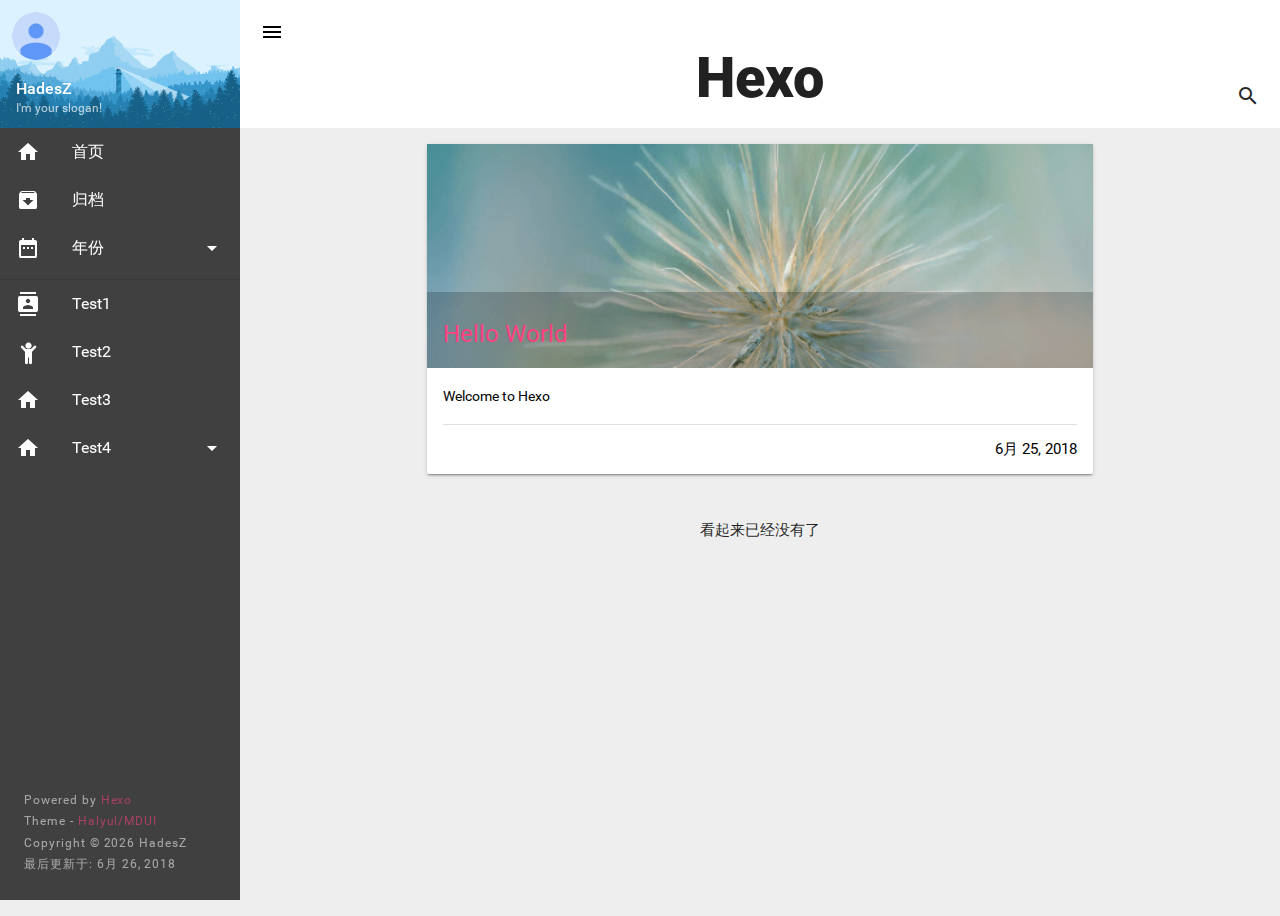
<file: index.html>
<!DOCTYPE html>
<html lang="zh">



<head>
  <script>
    window.mduiVersion = "2.0.0"
    window.oldVersion = [
     '1.4.1',
     '1.4.5',
     'unknownVersion'
    ]
    window.themeRuntime = {
      root: "/",
      scriptsMap: {},
      init: {
        status: false
      },
      commentRest: {
        status: false
      }
    };
    console.info("%cCopyright © 2017 Halyul\n"+'Theme Version: 2.0.0'+'%c\nhttps://github.com/Halyul/hexo-theme-mdui',"font-size: 14px;color: #3F51B5;","color: #448AFF;text-decoration: none");
  </script>
  <!--
        © HEXO MDUI Theme
        https://github.com/Halyul/hexo-theme-mdui
        Version: 2.0.0 -->

  <meta charset="UTF-8">
  <title>首页 - Hexo</title>

  <!-- Favicons -->
  <link rel="icon shortcut" type="image/ico" href="/images/favicon.png">
  <link rel="icon" sizes="192x192" href="/images/favicon.png">
  <link rel="apple-touch-icon" href="/images/favicon.png">

  <!-- Meta & Info -->
  <meta http-equiv="X-UA-Compatible">
  <meta name="viewport" content="width=device-width, initial-scale=1, user-scalable=no">

  <meta name="theme-color" content="#fff">

  <meta name="author" content="HadesZ">
  
  <meta name="keywords" content="blog, hexo, mdui">

  <!--iOS -->
  <meta name="apple-mobile-web-app-title" content="Hexo">
  <meta name="apple-mobile-web-app-capable" content="yes">
  <meta name="apple-mobile-web-app-status-bar-style" content="black">
  <meta name="HandheldFriendly" content="True">
  <meta name="MobileOptimized" content="480">

  <!-- Add to homescreen for Chrome on Android -->
  <meta name="mobile-web-app-capable" content="yes">

  <!-- The Open Graph protocol -->
  <meta property="og:url" content="http://blog.zhuxiaoyi.com">
  <meta property="og:type" content="blog">
  <meta property="og:title" content="首页 - Hexo | Hexo">
  <meta property="og:image" content="/images/favicon.png" />
  

  

  

  <!-- Import CSS -->
  
    <link rel="stylesheet" href="/css/mdui.css">
  

  

</head>


<body class="mdui-drawer-body-left mdui-theme-primary-indigo mdui-theme-accent-pink">

  <style>
    #spinner {
      display: -webkit-box;
      display: -ms-flexbox;
      display: flex;
      -webkit-box-align: center;
      -ms-flex-align: center;
          align-items: center;
      -webkit-box-pack: center;
      -ms-flex-pack: center;
          justify-content: center;
          opacity: 1;
      -webkit-transition: opacity 0.3s cubic-bezier(0, 0, 0.2, 1);
          transition: opacity 0.3s cubic-bezier(0, 0, 0.2, 1);
    }
    main {
      opacity: 0;
      -webkit-transition: opacity 0.3s cubic-bezier(0, 0, 0.2, 1);
      transition: opacity 0.3s cubic-bezier(0, 0, 0.2, 1);
      display: none;
    }
  </style>
  <div id="spinner">
    <style>
      .spinner {

      -webkit-animation: rotator 1.4s linear infinite;
              animation: rotator 1.4s linear infinite;
      }

      @-webkit-keyframes rotator {
      0% {
        -webkit-transform: rotate(0deg);
                transform: rotate(0deg);
      }
      100% {
        -webkit-transform: rotate(270deg);
                transform: rotate(270deg);
      }
      }

      @keyframes rotator {
      0% {
        -webkit-transform: rotate(0deg);
                transform: rotate(0deg);
      }
      100% {
        -webkit-transform: rotate(270deg);
                transform: rotate(270deg);
      }
      }

      .path {
      stroke-dasharray: 187;
      stroke-dashoffset: 0;
      -webkit-transform-origin: center;
              transform-origin: center;
      -webkit-animation: dash 1.4s ease-in-out infinite, colors 5.6s ease-in-out infinite;
              animation: dash 1.4s ease-in-out infinite, colors 5.6s ease-in-out infinite;
      }

      @-webkit-keyframes colors {
      0% {
        stroke: #4285F4;
      }
      25% {
        stroke: #DE3E35;
      }
      50% {
        stroke: #F7C223;
      }
      75% {
        stroke: #1B9A59;
      }
      100% {
        stroke: #4285F4;
      }
      }

      @keyframes colors {
      0% {
        stroke: #4285F4;
      }
      25% {
        stroke: #DE3E35;
      }
      50% {
        stroke: #F7C223;
      }
      75% {
        stroke: #1B9A59;
      }
      100% {
        stroke: #4285F4;
      }
      }

      @-webkit-keyframes dash {
      0% {
        stroke-dashoffset: 187;
      }
      50% {
        stroke-dashoffset: 46.75;
        -webkit-transform: rotate(135deg);
                transform: rotate(135deg);
      }
      100% {
        stroke-dashoffset: 187;
        -webkit-transform: rotate(450deg);
                transform: rotate(450deg);
      }
      }

      @keyframes dash {
      0% {
        stroke-dashoffset: 187;
      }
      50% {
        stroke-dashoffset: 46.75;
        -webkit-transform: rotate(135deg);
                transform: rotate(135deg);
      }
      100% {
        stroke-dashoffset: 187;
        -webkit-transform: rotate(450deg);
                transform: rotate(450deg);
      }
      }
    </style>
    <svg class="spinner" width="65px" height="65px" viewBox="0 0 66 66" xmlns="http://www.w3.org/2000/svg">
      <circle class="path" fill="none" stroke-width="6" stroke-linecap="round" cx="33" cy="33" r="30"></circle>
    </svg>
  </div>

  <main>
    <div class="mdui-appbar mdui-appbar-fixed mdui-color-white mdui-shadow-0 theme-appbar">
  <div class="mdui-toolbar theme-toolbar-top">
    
      <a href="javascript:;" class="mdui-btn mdui-btn-icon mdui-ripple theme-appbar__burger">
        <i class="mdui-icon">
          <span></span>
        </i>
      </a>
    
  </div>
  <div class="mdui-toolbar theme-toolbar-bottom">
    <span class="theme-toolbar-bottom__title">Hexo</span>
    
      <a href="/search.html" class="mdui-textfield-icon mdui-btn mdui-btn-icon theme-toolbar-bottom__search">
        <i class="mdui-icon material-icons">&#xe8b6;</i>
      </a>
    
  </div>
  <div class="mdui-progress theme-appbar__progress" id="progressBar">
    <div class="mdui-progress-indeterminate"></div>
  </div>
</div>

    <div class="mdui-drawer mdui-drawer-full-height theme-drawer" id="drawer">
  <!-- header -->
  <div class="theme-drawer__header">
  <div class="theme-drawer__header__layer-1">
    <div class="mdui-toolbar theme-toolbar-top">
      
        <a href="javascript:;" class="mdui-btn mdui-btn-icon mdui-ripple theme-appbar__burger theme-appbar__burger--drawer"  id="drawer-back">
          <i class="mdui-icon">
            <span></span>
          </i>
        </a>
      
    </div>
    <div class="mdui-toolbar theme-toolbar-bottom">
      <span class="theme-toolbar-bottom__title">Hexo</span>
    </div>
  </div>
  <div class="theme-drawer__header__layer-2" style="background-image: url(/images/bg.png)">
    <img class="mdui-img-circle theme-drawer__header__layer-2__user__avatar" src="/images/avatar.png"/>
    <div class="theme-drawer__header__layer-2__user__info">
      <div class="theme-drawer__header__layer-2__user__info__author mdui-text-color-white-text">
        HadesZ
      </div>
      <div class="theme-drawer__header__layer-2__user__info__slogan mdui-text-color-white-secondary">
        I&#39;m your slogan!
      </div>
    </div>
  </div>
</div>

  <div class="theme-drawer__warpper">
    <!-- content -->
    <div class="theme-drawer__warpper__content">
  <ul class="mdui-list">
    <a href="/" class="mdui-list-item mdui-ripple mdui-ripple-white">
      <i class="mdui-list-item-icon mdui-icon material-icons">&#xe88a;</i>
      <div class="mdui-list-item-content">首页</div>
    </a>
    <a href="/archives/" class="mdui-list-item mdui-ripple mdui-ripple-white">
      <i class="mdui-list-item-icon mdui-icon material-icons">&#xe149;</i>
      <div class="mdui-list-item-content">归档</div>
    </a>
    <ul class="mdui-list mdui-collapse" mdui-collapse="{accordion: true}" mdui-collapse>
      
      
      <div class="mdui-collapse-item ">
        <div class="mdui-collapse-item-header mdui-list-item mdui-ripple mdui-ripple-white">
          <i class="mdui-list-item-icon mdui-icon material-icons">&#xe916;</i>
          <div class="mdui-list-item-content">年份</div>
          <i class="mdui-collapse-item-arrow mdui-icon material-icons">&#xe5c5;</i>
        </div>
        <div class="mdui-collapse-item-body mdui-list">
          
          
            <a href="/archives/2018/" class="mdui-list-item mdui-ripple">
              2018
            </a>
          
        </div>
      </div>
    </ul>
  </ul>
  
    <div class="mdui-divider"></div>
    <ul class="mdui-list" mdui-collapse="{accordion: true}" mdui-collapse>
      
        
          
            <a href="/friends" target="_self" class="mdui-list-item mdui-ripple mdui-ripple-white">
          
              
              
                <i class="mdui-list-item-icon mdui-icon material-icons">&#xe0ba;</i>
              
              
              <div class="mdui-list-item-content">Test1</div>
            </a>
        
      
        
          
            <a href="/apply-for-link" target="_self" class="mdui-list-item mdui-ripple mdui-ripple-white">
          
              
                <i class="mdui-list-item-icon mdui-icon fa fa-child mdui-text-center"></i>
              
              
              
              <div class="mdui-list-item-content">Test2</div>
            </a>
        
      
        
          
            <a href="/galleries" target="_self" class="mdui-list-item mdui-ripple mdui-ripple-white">
          
              
              
                <i class="mdui-list-item-icon mdui-icon material-icons">home</i>
              
              
              <div class="mdui-list-item-content">Test3</div>
            </a>
        
      
        
          <div class="mdui-collapse-item">
            <div class="mdui-collapse-item-header mdui-list-item mdui-ripple mdui-ripple-white">
              
              
                <i class="mdui-list-item-icon mdui-icon material-icons">home</i>
              
              
              <div class="mdui-list-item-content">Test4</div>
              <i class="mdui-collapse-item-arrow mdui-icon material-icons">&#xe5c5;</i>
            </div>
            <div class="mdui-collapse-item-body mdui-list">
              
                
                  <a href="/myfriends" class="mdui-list-item mdui-ripple mdui-ripple-white" target="_self">
                
                    TEST1
                  </a>
              
                
                  <a href="/timeline" class="mdui-list-item mdui-ripple mdui-ripple-white" target="_self">
                
                    TEST2
                  </a>
              
            </div>
          </div>
        
      
    </ul>
  
</div>

    <div class="theme-spacer"></div>
    <!-- footer -->
    <div class="theme-drawer__warpper__footer">
  <div class="mdui-typo mdui-typo-caption-opacity">
    Powered by <a href="http://hexo.io" target="_blank">Hexo</a>
    <br />
    Theme - <a href="//github.com/Halyul/hexo-theme-mdui" target="_blank">Halyul/MDUI</a>
    <br />
    <span>
      Copyright ©
      <span year></span>
      HadesZ
    </span>
    
    
      <br />
      <span>
        最后更新于: 6月 26, 2018
      </span>
    
    
  </div>
</div>
<script type="text/javascript">
  var copyrightNow = new Date().getFullYear();
  var textContent = document.querySelector('span[year]')
  
    textContent.textContent = copyrightNow
  
</script>

  </div>
</div>

    <div id="top"></div>

    <script src="/js/lightgallery.min.js"></script>

    <div id="barba-wrapper">
      <div class="barba-container"  data-namespace="posts">
        <div class="theme-index">
  <div class="theme-posts">
    
    
      


  <div class="theme-posts__post">
    <article class="mdui-card mdui-hoverable">
      <section class="mdui-card-media theme-posts__post__media" style="background-image: url(/images/random/21.png)">
        <img src="/images/random/21.png" class="theme-posts__post__media__image" />
        <div class="mdui-card-media-covered theme-posts__post__media-covered">
          <div class="mdui-card-primary mdui-typo">
            <a href="/2018/06/25/hello-world/" target="_self" class="mdui-card-primary-title mdui-text-truncate">
              
              Hello World
            </a>
          </div>
        </div>
      </section>
      <section class="mdui-card-content">
        Welcome to Hexo
      </section>
      <div class="mdui-divider" style="margin: 0 16px;"></div>
      <section class="theme-posts__post__footer">
        
        
        <div class="theme-spacer"></div>
        <div class="mdui-valign">
          <div>
            6月 25, 2018
          </div>
        </div>
      </section>
    </article>
  </div>


    
    
      <div class="theme-end-footer">
        <div class="mdui-text-center mdui-text-color-theme-text">
          看起来已经没有了
        </div>
      </div>
    
  </div>
  <button id="index-fab" class="mdui-fab mdui-fab-fixed mdui-ripple mdui-color-theme-accent mdui-fab-hide" onclick="smoothScroll.animateScroll( 0 );">
  <i class="mdui-icon material-icons">&#xe5d8;</i>
</button>

</div>
<script type="text/javascript">
  themeRuntime.scriptsMap.posts = [];
  (function() {
    var fabTopFlag = false;
    var fabEl = document.getElementById('index-fab');
    function fabShowHide() {
      var bodyScrolled = document.documentElement.scrollTop || document.body.scrollTop;
      if (bodyScrolled > 0 && !fabTopFlag) {
        fabEl.classList.remove('mdui-fab-hide');
        fabTopFlag = true;
      } else if (bodyScrolled === 0 && fabTopFlag) {
        fabEl.classList.add('mdui-fab-hide');
        fabTopFlag = false;
      }
    }
    fabShowHide()
    window.addEventListener('scroll', fabShowHide);
    var listener = {
      function: fabShowHide,
      event: 'scroll',
      el: window,
      removed: false
    }
    themeRuntime.scriptsMap.posts.push(listener)
  })();

  (function() {
    var pageTotal = 1
    var pageNext = 2
    themeRuntime.temp = {
      index: 1
    }
    function morePosts() {
      var screenHeight = window.innerHeight;
      var compareHeight = document.body.clientHeight -  (document.documentElement.scrollTop || document.body.scrollTop);
      var loadStatus = pageNext - themeRuntime.temp.index
      if (screenHeight >= compareHeight && loadStatus === 1) {
        if (pageNext <= pageTotal) {
          loadProgressInline(false)
          var url = window.location.href + "page/" + pageNext
          themeRuntime.temp.index = pageNext;
          //console.log(pageTotal, url)
          fetch(url, {
              method:'GET',
              mode:'cors',
              credentials: 'include'
          })
          .then(function(response) {
            return response.text()
          }).then(function(HTML) {
            var fakeDom = document.createElement('html');
            fakeDom.innerHTML = HTML
            var morePostsHTML = fakeDom.querySelector('.theme-posts').innerHTML
            var postsArea = document.querySelector(".theme-posts")
            loadProgressInline(true)
            postsArea.insertAdjacentHTML('beforeend', morePostsHTML)
            pageNext++;
          }).catch(function(error) {
            mdui.alert(error, "错误！");
          })
        }
      }
    }
    function loadProgressInline(state) {
      var progressEl = document.getElementById('progressBar')
      if (state === true) {
        progressEl.classList.add('theme-appbar__progress--hidden')
      } else if (state === false) {
        progressEl.classList.remove('theme-appbar__progress--hidden')
      }
    }
    window.addEventListener('scroll', morePosts);
    var listener = {
      function: morePosts,
      event: 'scroll',
      el: window,
      removed: false
    }
    themeRuntime.scriptsMap.posts.push(listener)
  })();
</script>


      </div>
    </div>
  </main>

  <div id="outdated" style="z-index: 9999;">
    <h6>你的浏览器已经过气辣！</h6>
    <p>赶紧升级浏览器来访问本站吧！<a id="btnUpdateBrowser" href="http://outdatedbrowser.com/">现在就去</a></p>
    <p class="last"><a href="#" id="btnCloseUpdateBrowser" title="关闭">&times;</a></p>
  </div>
  <!-- import js -->


  <script src="/js/outdatedbrowser.min.js"></script>



  
    <script src="/js/js.barba.min.js"></script>
    <script type="text/javascript">
      Barba.Utils.errorPageUrl = '/404.html';
    </script>
  


<!-- theme js -->
<script type="text/javascript">
  (function() {
    var appbarTopFlag = false;
    var appbarEl = document.querySelector('.theme-appbar');
    function appbarShadow() {
      var bodyScrolled = (document.documentElement && document.documentElement.scrollTop) || document.body.scrollTop;
      if (bodyScrolled > 0 && !appbarTopFlag) {
        appbarEl.classList.add('theme-appbar--shadow');
        appbarTopFlag = true;
      } else if (bodyScrolled === 0 && appbarTopFlag) {
        appbarEl.classList.remove('theme-appbar--shadow');
        appbarTopFlag = false;
      }
    }
    appbarShadow()
    window.addEventListener('scroll', appbarShadow);
  })();
</script>






<script type="text/javascript">
  document.querySelector('body').classList.add('theme-loaded')
</script>


</body>
</html>
</file>
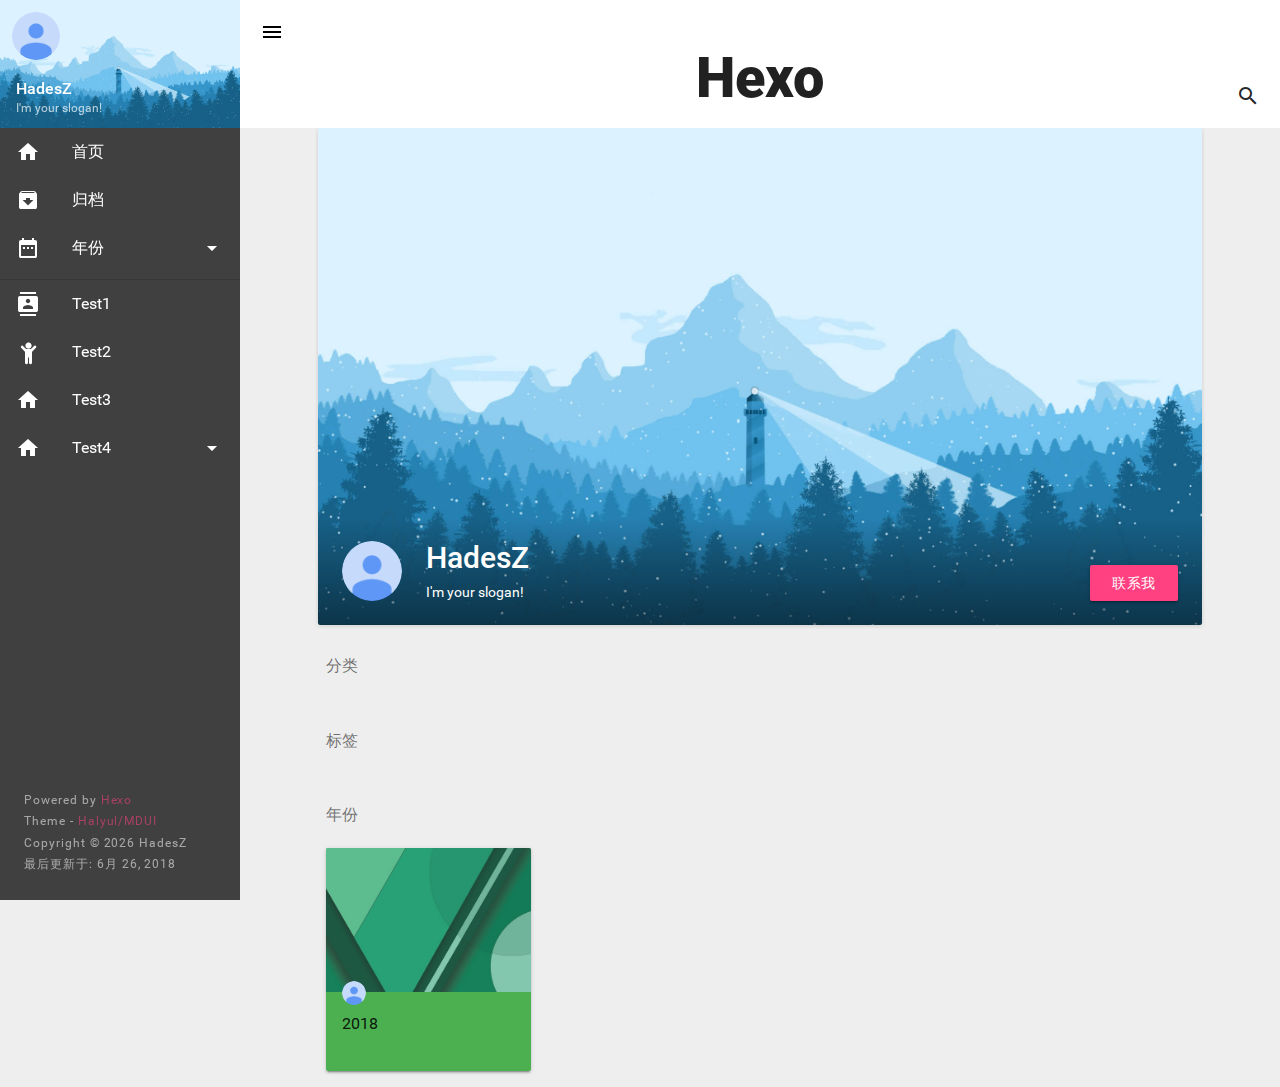
<file: archives/index.html>
<!DOCTYPE html>
<html lang="zh">



<head>
  <script>
    window.mduiVersion = "2.0.0"
    window.oldVersion = [
     '1.4.1',
     '1.4.5',
     'unknownVersion'
    ]
    window.themeRuntime = {
      root: "/",
      scriptsMap: {},
      init: {
        status: false
      },
      commentRest: {
        status: false
      }
    };
    console.info("%cCopyright © 2017 Halyul\n"+'Theme Version: 2.0.0'+'%c\nhttps://github.com/Halyul/hexo-theme-mdui',"font-size: 14px;color: #3F51B5;","color: #448AFF;text-decoration: none");
  </script>
  <!--
        © HEXO MDUI Theme
        https://github.com/Halyul/hexo-theme-mdui
        Version: 2.0.0 -->

  <meta charset="UTF-8">
  <title>归档 - Hexo</title>

  <!-- Favicons -->
  <link rel="icon shortcut" type="image/ico" href="/images/favicon.png">
  <link rel="icon" sizes="192x192" href="/images/favicon.png">
  <link rel="apple-touch-icon" href="/images/favicon.png">

  <!-- Meta & Info -->
  <meta http-equiv="X-UA-Compatible">
  <meta name="viewport" content="width=device-width, initial-scale=1, user-scalable=no">

  <meta name="theme-color" content="#fff">

  <meta name="author" content="HadesZ">
  
  <meta name="keywords" content="blog, hexo, mdui">

  <!--iOS -->
  <meta name="apple-mobile-web-app-title" content="Hexo">
  <meta name="apple-mobile-web-app-capable" content="yes">
  <meta name="apple-mobile-web-app-status-bar-style" content="black">
  <meta name="HandheldFriendly" content="True">
  <meta name="MobileOptimized" content="480">

  <!-- Add to homescreen for Chrome on Android -->
  <meta name="mobile-web-app-capable" content="yes">

  <!-- The Open Graph protocol -->
  <meta property="og:url" content="http://blog.zhuxiaoyi.com">
  <meta property="og:type" content="blog">
  <meta property="og:title" content="归档 - Hexo | Hexo">
  <meta property="og:image" content="/images/favicon.png" />
  

  

  

  <!-- Import CSS -->
  
    <link rel="stylesheet" href="/css/mdui.css">
  

  

</head>


<body class="mdui-drawer-body-left mdui-theme-primary-indigo mdui-theme-accent-pink">

  <style>
    #spinner {
      display: -webkit-box;
      display: -ms-flexbox;
      display: flex;
      -webkit-box-align: center;
      -ms-flex-align: center;
          align-items: center;
      -webkit-box-pack: center;
      -ms-flex-pack: center;
          justify-content: center;
          opacity: 1;
      -webkit-transition: opacity 0.3s cubic-bezier(0, 0, 0.2, 1);
          transition: opacity 0.3s cubic-bezier(0, 0, 0.2, 1);
    }
    main {
      opacity: 0;
      -webkit-transition: opacity 0.3s cubic-bezier(0, 0, 0.2, 1);
      transition: opacity 0.3s cubic-bezier(0, 0, 0.2, 1);
      display: none;
    }
  </style>
  <div id="spinner">
    <style>
      .spinner {

      -webkit-animation: rotator 1.4s linear infinite;
              animation: rotator 1.4s linear infinite;
      }

      @-webkit-keyframes rotator {
      0% {
        -webkit-transform: rotate(0deg);
                transform: rotate(0deg);
      }
      100% {
        -webkit-transform: rotate(270deg);
                transform: rotate(270deg);
      }
      }

      @keyframes rotator {
      0% {
        -webkit-transform: rotate(0deg);
                transform: rotate(0deg);
      }
      100% {
        -webkit-transform: rotate(270deg);
                transform: rotate(270deg);
      }
      }

      .path {
      stroke-dasharray: 187;
      stroke-dashoffset: 0;
      -webkit-transform-origin: center;
              transform-origin: center;
      -webkit-animation: dash 1.4s ease-in-out infinite, colors 5.6s ease-in-out infinite;
              animation: dash 1.4s ease-in-out infinite, colors 5.6s ease-in-out infinite;
      }

      @-webkit-keyframes colors {
      0% {
        stroke: #4285F4;
      }
      25% {
        stroke: #DE3E35;
      }
      50% {
        stroke: #F7C223;
      }
      75% {
        stroke: #1B9A59;
      }
      100% {
        stroke: #4285F4;
      }
      }

      @keyframes colors {
      0% {
        stroke: #4285F4;
      }
      25% {
        stroke: #DE3E35;
      }
      50% {
        stroke: #F7C223;
      }
      75% {
        stroke: #1B9A59;
      }
      100% {
        stroke: #4285F4;
      }
      }

      @-webkit-keyframes dash {
      0% {
        stroke-dashoffset: 187;
      }
      50% {
        stroke-dashoffset: 46.75;
        -webkit-transform: rotate(135deg);
                transform: rotate(135deg);
      }
      100% {
        stroke-dashoffset: 187;
        -webkit-transform: rotate(450deg);
                transform: rotate(450deg);
      }
      }

      @keyframes dash {
      0% {
        stroke-dashoffset: 187;
      }
      50% {
        stroke-dashoffset: 46.75;
        -webkit-transform: rotate(135deg);
                transform: rotate(135deg);
      }
      100% {
        stroke-dashoffset: 187;
        -webkit-transform: rotate(450deg);
                transform: rotate(450deg);
      }
      }
    </style>
    <svg class="spinner" width="65px" height="65px" viewBox="0 0 66 66" xmlns="http://www.w3.org/2000/svg">
      <circle class="path" fill="none" stroke-width="6" stroke-linecap="round" cx="33" cy="33" r="30"></circle>
    </svg>
  </div>

  <main>
    <div class="mdui-appbar mdui-appbar-fixed mdui-color-white mdui-shadow-0 theme-appbar">
  <div class="mdui-toolbar theme-toolbar-top">
    
      <a href="/" class="mdui-btn mdui-btn-icon mdui-ripple theme-appbar__burger theme-appbar__burger--arrow">
        <i class="mdui-icon">
          <span></span>
        </i>
      </a>
    
  </div>
  <div class="mdui-toolbar theme-toolbar-bottom">
    <span class="theme-toolbar-bottom__title">Hexo</span>
    
      <a href="/search.html" class="mdui-textfield-icon mdui-btn mdui-btn-icon theme-toolbar-bottom__search">
        <i class="mdui-icon material-icons">&#xe8b6;</i>
      </a>
    
  </div>
  <div class="mdui-progress theme-appbar__progress" id="progressBar">
    <div class="mdui-progress-indeterminate"></div>
  </div>
</div>

    <div class="mdui-drawer mdui-drawer-full-height theme-drawer" id="drawer">
  <!-- header -->
  <div class="theme-drawer__header">
  <div class="theme-drawer__header__layer-1">
    <div class="mdui-toolbar theme-toolbar-top">
      
        <a href="javascript:;" class="mdui-btn mdui-btn-icon mdui-ripple theme-appbar__burger theme-appbar__burger--drawer theme-appbar__burger--arrow" id="drawer-back">
          <i class="mdui-icon">
            <span></span>
          </i>
        </a>
      
    </div>
    <div class="mdui-toolbar theme-toolbar-bottom">
      <span class="theme-toolbar-bottom__title">Hexo</span>
    </div>
  </div>
  <div class="theme-drawer__header__layer-2" style="background-image: url(/images/bg.png)">
    <img class="mdui-img-circle theme-drawer__header__layer-2__user__avatar" src="/images/avatar.png"/>
    <div class="theme-drawer__header__layer-2__user__info">
      <div class="theme-drawer__header__layer-2__user__info__author mdui-text-color-white-text">
        HadesZ
      </div>
      <div class="theme-drawer__header__layer-2__user__info__slogan mdui-text-color-white-secondary">
        I&#39;m your slogan!
      </div>
    </div>
  </div>
</div>

  <div class="theme-drawer__warpper">
    <!-- content -->
    <div class="theme-drawer__warpper__content">
  <ul class="mdui-list">
    <a href="/" class="mdui-list-item mdui-ripple mdui-ripple-white">
      <i class="mdui-list-item-icon mdui-icon material-icons">&#xe88a;</i>
      <div class="mdui-list-item-content">首页</div>
    </a>
    <a href="/archives/" class="mdui-list-item mdui-ripple mdui-ripple-white">
      <i class="mdui-list-item-icon mdui-icon material-icons">&#xe149;</i>
      <div class="mdui-list-item-content">归档</div>
    </a>
    <ul class="mdui-list mdui-collapse" mdui-collapse="{accordion: true}" mdui-collapse>
      
      
      <div class="mdui-collapse-item ">
        <div class="mdui-collapse-item-header mdui-list-item mdui-ripple mdui-ripple-white">
          <i class="mdui-list-item-icon mdui-icon material-icons">&#xe916;</i>
          <div class="mdui-list-item-content">年份</div>
          <i class="mdui-collapse-item-arrow mdui-icon material-icons">&#xe5c5;</i>
        </div>
        <div class="mdui-collapse-item-body mdui-list">
          
          
            <a href="/archives/2018/" class="mdui-list-item mdui-ripple">
              2018
            </a>
          
        </div>
      </div>
    </ul>
  </ul>
  
    <div class="mdui-divider"></div>
    <ul class="mdui-list" mdui-collapse="{accordion: true}" mdui-collapse>
      
        
          
            <a href="/friends" target="_self" class="mdui-list-item mdui-ripple mdui-ripple-white">
          
              
              
                <i class="mdui-list-item-icon mdui-icon material-icons">&#xe0ba;</i>
              
              
              <div class="mdui-list-item-content">Test1</div>
            </a>
        
      
        
          
            <a href="/apply-for-link" target="_self" class="mdui-list-item mdui-ripple mdui-ripple-white">
          
              
                <i class="mdui-list-item-icon mdui-icon fa fa-child mdui-text-center"></i>
              
              
              
              <div class="mdui-list-item-content">Test2</div>
            </a>
        
      
        
          
            <a href="/galleries" target="_self" class="mdui-list-item mdui-ripple mdui-ripple-white">
          
              
              
                <i class="mdui-list-item-icon mdui-icon material-icons">home</i>
              
              
              <div class="mdui-list-item-content">Test3</div>
            </a>
        
      
        
          <div class="mdui-collapse-item">
            <div class="mdui-collapse-item-header mdui-list-item mdui-ripple mdui-ripple-white">
              
              
                <i class="mdui-list-item-icon mdui-icon material-icons">home</i>
              
              
              <div class="mdui-list-item-content">Test4</div>
              <i class="mdui-collapse-item-arrow mdui-icon material-icons">&#xe5c5;</i>
            </div>
            <div class="mdui-collapse-item-body mdui-list">
              
                
                  <a href="/myfriends" class="mdui-list-item mdui-ripple mdui-ripple-white" target="_self">
                
                    TEST1
                  </a>
              
                
                  <a href="/timeline" class="mdui-list-item mdui-ripple mdui-ripple-white" target="_self">
                
                    TEST2
                  </a>
              
            </div>
          </div>
        
      
    </ul>
  
</div>

    <div class="theme-spacer"></div>
    <!-- footer -->
    <div class="theme-drawer__warpper__footer">
  <div class="mdui-typo mdui-typo-caption-opacity">
    Powered by <a href="http://hexo.io" target="_blank">Hexo</a>
    <br />
    Theme - <a href="//github.com/Halyul/hexo-theme-mdui" target="_blank">Halyul/MDUI</a>
    <br />
    <span>
      Copyright ©
      <span year></span>
      HadesZ
    </span>
    
    
      <br />
      <span>
        最后更新于: 6月 26, 2018
      </span>
    
    
  </div>
</div>
<script type="text/javascript">
  var copyrightNow = new Date().getFullYear();
  var textContent = document.querySelector('span[year]')
  
    textContent.textContent = copyrightNow
  
</script>

  </div>
</div>

    <div id="top"></div>

    <script src="/js/lightgallery.min.js"></script>

    <div id="barba-wrapper">
      <div class="barba-container"  data-namespace="archive">
        
  
<div class="theme-archive">
  <div class="theme-archive__index">
    <div class="theme-archive__header">
      <div class="theme-archive__header__bg">
        <img class="mdui-img-fluid mdui-img-rounded" src="/images/bg.png"/>
      </div>
      <div class="theme-archive__header__content" style="background-color:#eeeeee">
        <img class="mdui-img-circle theme-archive__header__avatar" src="/images/avatar.png"/>
        <div class="theme-archive__header__info">
          <div class="theme-archive__header__name">
            HadesZ
          </div>
          <div class="theme-archive__header__slogan">
            I&#39;m your slogan!
          </div>
        </div>
        <div class="theme-spacer mdui-hidden-sm-down"></div>
        
          <button class="theme-archive__header__button mdui-btn mdui-color-theme-accent mdui-ripple mdui-btn-raised" mdui-dialog="{target: '#contactDialog'}">联系我</button>
        
      </div>
    </div>
    <div class="theme-archive__items mdui-container-fluid">
      <div class="theme-archive__items__title mdui-text-color-theme-secondary">
        分类
      </div>
      <div class="mdui-row">
        
      </div>
    </div>
    <div class="theme-archive__items mdui-container-fluid">
      <div class="theme-archive__items__title mdui-text-color-theme-secondary">
        标签
      </div>
      <div class="mdui-row">
        
      </div>
    </div>
    <div class="theme-archive__items mdui-container-fluid">
      <div class="theme-archive__items__title mdui-text-color-theme-secondary">
        年份
      </div>
      <div class="mdui-row">
        
          
          <div class="mdui-col-xs-6 mdui-col-md-3 theme-archive__items__item">
            <a href="/archives/2018" target="_self" class="theme-link--no-style">
              <div class="mdui-card mdui-color-green">
                <div class="mdui-card-media" style="background-image: url(/images/random/18.png)"></div>
                <div class="theme-archive__items__content theme-archive__items__content--no-length">
                  <img class="mdui-img-circle theme-archive__items__avatar" src="/images/avatar.png" />
                  <div class="theme-archive__items__text-title">2018</div>
                </div>
              </div>
            </a>
          </div>
        
      </div>
    </div>
  </div>
  
    <div class="mdui-dialog" id="contactDialog">
      <div class="mdui-dialog-title">
        如何联系我
      </div>
      <div class="mdui-dialog-content">
        <div class="mdui-list">
          
            <a href="https://twitter.com" title="Twitter" class="mdui-list-item mdui-ripple" target="_blank">
              
                <i class="mdui-list-item-icon mdui-icon fa fa-twitter mdui-text-center"></i>&emsp;
              
              
              
              Twitter
            </a>
          
            <a href="https://facebook.com" title="Facebook" class="mdui-list-item mdui-ripple" target="_blank">
              
              
              
                <i class="mdui-list-item-icon"></i>&emsp;
              
              Facebook
            </a>
          
        </div>
      </div>
      <div class="mdui-dialog-actions">
        <button class="mdui-btn mdui-ripple" mdui-dialog-close>
          关闭
        </button>
      </div>
    </div>
  
  <button id="index-fab" class="mdui-fab mdui-fab-fixed mdui-ripple mdui-color-theme-accent mdui-fab-hide" onclick="smoothScroll.animateScroll( 0 );">
  <i class="mdui-icon material-icons">&#xe5d8;</i>
</button>

</div>
<script type="text/javascript">
  themeRuntime.scriptsMap.archive = [];
  (function() {
    var fabTopFlag = false;
    var fabEl = document.getElementById('index-fab');
    function fabShowHide() {
      var bodyScrolled = document.documentElement.scrollTop || document.body.scrollTop;
      if (bodyScrolled > 0 && !fabTopFlag) {
        fabEl.classList.remove('mdui-fab-hide');
        fabTopFlag = true;
      } else if (bodyScrolled === 0 && fabTopFlag) {
        fabEl.classList.add('mdui-fab-hide');
        fabTopFlag = false;
      }
    }
    fabShowHide()
    window.addEventListener('scroll', fabShowHide);
    var listener = {
      function: fabShowHide,
      event: 'scroll',
      el: window,
      removed: false
    }
    themeRuntime.scriptsMap.archive.push(listener)
  })();
</script>
<script>
    window.addEventListener("scroll", parallaxImg)
    function parallaxImg(){
      var bodyScrolled = (document.documentElement && document.documentElement.scrollTop) || document.body.scrollTop;
      document.querySelector('.theme-archive__header__bg img')
        .style.transform = 'translateY(' + bodyScrolled * 0.4 + 'px)';
    }
    var listener = {
      function: parallaxImg,
      event: 'scroll',
      el: window,
      removed: false
    }
    themeRuntime.scriptsMap.archive.push(listener)
</script>




      </div>
    </div>
  </main>

  <div id="outdated" style="z-index: 9999;">
    <h6>你的浏览器已经过气辣！</h6>
    <p>赶紧升级浏览器来访问本站吧！<a id="btnUpdateBrowser" href="http://outdatedbrowser.com/">现在就去</a></p>
    <p class="last"><a href="#" id="btnCloseUpdateBrowser" title="关闭">&times;</a></p>
  </div>
  <!-- import js -->


  <script src="/js/outdatedbrowser.min.js"></script>



  
    <script src="/js/js.barba.min.js"></script>
    <script type="text/javascript">
      Barba.Utils.errorPageUrl = '/404.html';
    </script>
  


<!-- theme js -->
<script type="text/javascript">
  (function() {
    var appbarTopFlag = false;
    var appbarEl = document.querySelector('.theme-appbar');
    function appbarShadow() {
      var bodyScrolled = (document.documentElement && document.documentElement.scrollTop) || document.body.scrollTop;
      if (bodyScrolled > 0 && !appbarTopFlag) {
        appbarEl.classList.add('theme-appbar--shadow');
        appbarTopFlag = true;
      } else if (bodyScrolled === 0 && appbarTopFlag) {
        appbarEl.classList.remove('theme-appbar--shadow');
        appbarTopFlag = false;
      }
    }
    appbarShadow()
    window.addEventListener('scroll', appbarShadow);
  })();
</script>






<script type="text/javascript">
  document.querySelector('body').classList.add('theme-loaded')
</script>


</body>
</html>
</file>
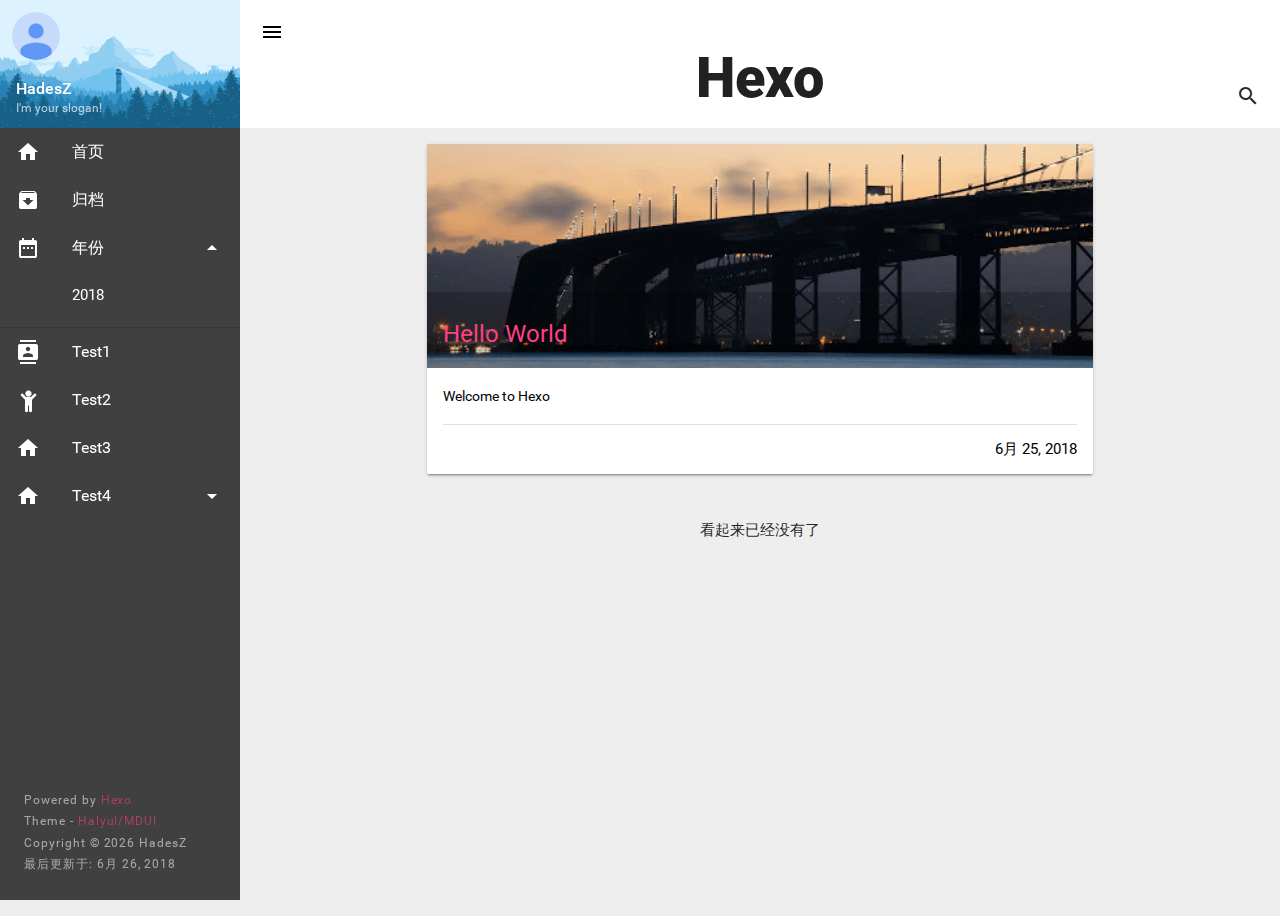
<file: archives/2018/index.html>
<!DOCTYPE html>
<html lang="zh">



<head>
  <script>
    window.mduiVersion = "2.0.0"
    window.oldVersion = [
     '1.4.1',
     '1.4.5',
     'unknownVersion'
    ]
    window.themeRuntime = {
      root: "/",
      scriptsMap: {},
      init: {
        status: false
      },
      commentRest: {
        status: false
      }
    };
    console.info("%cCopyright © 2017 Halyul\n"+'Theme Version: 2.0.0'+'%c\nhttps://github.com/Halyul/hexo-theme-mdui',"font-size: 14px;color: #3F51B5;","color: #448AFF;text-decoration: none");
  </script>
  <!--
        © HEXO MDUI Theme
        https://github.com/Halyul/hexo-theme-mdui
        Version: 2.0.0 -->

  <meta charset="UTF-8">
  <title>2018 - Hexo</title>

  <!-- Favicons -->
  <link rel="icon shortcut" type="image/ico" href="/images/favicon.png">
  <link rel="icon" sizes="192x192" href="/images/favicon.png">
  <link rel="apple-touch-icon" href="/images/favicon.png">

  <!-- Meta & Info -->
  <meta http-equiv="X-UA-Compatible">
  <meta name="viewport" content="width=device-width, initial-scale=1, user-scalable=no">

  <meta name="theme-color" content="#fff">

  <meta name="author" content="HadesZ">
  
  <meta name="keywords" content="blog, hexo, mdui">

  <!--iOS -->
  <meta name="apple-mobile-web-app-title" content="Hexo">
  <meta name="apple-mobile-web-app-capable" content="yes">
  <meta name="apple-mobile-web-app-status-bar-style" content="black">
  <meta name="HandheldFriendly" content="True">
  <meta name="MobileOptimized" content="480">

  <!-- Add to homescreen for Chrome on Android -->
  <meta name="mobile-web-app-capable" content="yes">

  <!-- The Open Graph protocol -->
  <meta property="og:url" content="http://blog.zhuxiaoyi.com">
  <meta property="og:type" content="blog">
  <meta property="og:title" content="2018 - Hexo | Hexo">
  <meta property="og:image" content="/images/favicon.png" />
  

  

  

  <!-- Import CSS -->
  
    <link rel="stylesheet" href="/css/mdui.css">
  

  

</head>


<body class="mdui-drawer-body-left mdui-theme-primary-indigo mdui-theme-accent-pink">

  <style>
    #spinner {
      display: -webkit-box;
      display: -ms-flexbox;
      display: flex;
      -webkit-box-align: center;
      -ms-flex-align: center;
          align-items: center;
      -webkit-box-pack: center;
      -ms-flex-pack: center;
          justify-content: center;
          opacity: 1;
      -webkit-transition: opacity 0.3s cubic-bezier(0, 0, 0.2, 1);
          transition: opacity 0.3s cubic-bezier(0, 0, 0.2, 1);
    }
    main {
      opacity: 0;
      -webkit-transition: opacity 0.3s cubic-bezier(0, 0, 0.2, 1);
      transition: opacity 0.3s cubic-bezier(0, 0, 0.2, 1);
      display: none;
    }
  </style>
  <div id="spinner">
    <style>
      .spinner {

      -webkit-animation: rotator 1.4s linear infinite;
              animation: rotator 1.4s linear infinite;
      }

      @-webkit-keyframes rotator {
      0% {
        -webkit-transform: rotate(0deg);
                transform: rotate(0deg);
      }
      100% {
        -webkit-transform: rotate(270deg);
                transform: rotate(270deg);
      }
      }

      @keyframes rotator {
      0% {
        -webkit-transform: rotate(0deg);
                transform: rotate(0deg);
      }
      100% {
        -webkit-transform: rotate(270deg);
                transform: rotate(270deg);
      }
      }

      .path {
      stroke-dasharray: 187;
      stroke-dashoffset: 0;
      -webkit-transform-origin: center;
              transform-origin: center;
      -webkit-animation: dash 1.4s ease-in-out infinite, colors 5.6s ease-in-out infinite;
              animation: dash 1.4s ease-in-out infinite, colors 5.6s ease-in-out infinite;
      }

      @-webkit-keyframes colors {
      0% {
        stroke: #4285F4;
      }
      25% {
        stroke: #DE3E35;
      }
      50% {
        stroke: #F7C223;
      }
      75% {
        stroke: #1B9A59;
      }
      100% {
        stroke: #4285F4;
      }
      }

      @keyframes colors {
      0% {
        stroke: #4285F4;
      }
      25% {
        stroke: #DE3E35;
      }
      50% {
        stroke: #F7C223;
      }
      75% {
        stroke: #1B9A59;
      }
      100% {
        stroke: #4285F4;
      }
      }

      @-webkit-keyframes dash {
      0% {
        stroke-dashoffset: 187;
      }
      50% {
        stroke-dashoffset: 46.75;
        -webkit-transform: rotate(135deg);
                transform: rotate(135deg);
      }
      100% {
        stroke-dashoffset: 187;
        -webkit-transform: rotate(450deg);
                transform: rotate(450deg);
      }
      }

      @keyframes dash {
      0% {
        stroke-dashoffset: 187;
      }
      50% {
        stroke-dashoffset: 46.75;
        -webkit-transform: rotate(135deg);
                transform: rotate(135deg);
      }
      100% {
        stroke-dashoffset: 187;
        -webkit-transform: rotate(450deg);
                transform: rotate(450deg);
      }
      }
    </style>
    <svg class="spinner" width="65px" height="65px" viewBox="0 0 66 66" xmlns="http://www.w3.org/2000/svg">
      <circle class="path" fill="none" stroke-width="6" stroke-linecap="round" cx="33" cy="33" r="30"></circle>
    </svg>
  </div>

  <main>
    <div class="mdui-appbar mdui-appbar-fixed mdui-color-white mdui-shadow-0 theme-appbar">
  <div class="mdui-toolbar theme-toolbar-top">
    
      <a href="/" class="mdui-btn mdui-btn-icon mdui-ripple theme-appbar__burger theme-appbar__burger--arrow">
        <i class="mdui-icon">
          <span></span>
        </i>
      </a>
    
  </div>
  <div class="mdui-toolbar theme-toolbar-bottom">
    <span class="theme-toolbar-bottom__title">Hexo</span>
    
      <a href="/search.html" class="mdui-textfield-icon mdui-btn mdui-btn-icon theme-toolbar-bottom__search">
        <i class="mdui-icon material-icons">&#xe8b6;</i>
      </a>
    
  </div>
  <div class="mdui-progress theme-appbar__progress" id="progressBar">
    <div class="mdui-progress-indeterminate"></div>
  </div>
</div>

    <div class="mdui-drawer mdui-drawer-full-height theme-drawer" id="drawer">
  <!-- header -->
  <div class="theme-drawer__header">
  <div class="theme-drawer__header__layer-1">
    <div class="mdui-toolbar theme-toolbar-top">
      
        <a href="javascript:;" class="mdui-btn mdui-btn-icon mdui-ripple theme-appbar__burger theme-appbar__burger--drawer theme-appbar__burger--arrow" id="drawer-back">
          <i class="mdui-icon">
            <span></span>
          </i>
        </a>
      
    </div>
    <div class="mdui-toolbar theme-toolbar-bottom">
      <span class="theme-toolbar-bottom__title">Hexo</span>
    </div>
  </div>
  <div class="theme-drawer__header__layer-2" style="background-image: url(/images/bg.png)">
    <img class="mdui-img-circle theme-drawer__header__layer-2__user__avatar" src="/images/avatar.png"/>
    <div class="theme-drawer__header__layer-2__user__info">
      <div class="theme-drawer__header__layer-2__user__info__author mdui-text-color-white-text">
        HadesZ
      </div>
      <div class="theme-drawer__header__layer-2__user__info__slogan mdui-text-color-white-secondary">
        I&#39;m your slogan!
      </div>
    </div>
  </div>
</div>

  <div class="theme-drawer__warpper">
    <!-- content -->
    <div class="theme-drawer__warpper__content">
  <ul class="mdui-list">
    <a href="/" class="mdui-list-item mdui-ripple mdui-ripple-white">
      <i class="mdui-list-item-icon mdui-icon material-icons">&#xe88a;</i>
      <div class="mdui-list-item-content">首页</div>
    </a>
    <a href="/archives/" class="mdui-list-item mdui-ripple mdui-ripple-white">
      <i class="mdui-list-item-icon mdui-icon material-icons">&#xe149;</i>
      <div class="mdui-list-item-content">归档</div>
    </a>
    <ul class="mdui-list mdui-collapse" mdui-collapse="{accordion: true}" mdui-collapse>
      
      
      <div class="mdui-collapse-item mdui-collapse-item-open">
        <div class="mdui-collapse-item-header mdui-list-item mdui-ripple mdui-ripple-white">
          <i class="mdui-list-item-icon mdui-icon material-icons">&#xe916;</i>
          <div class="mdui-list-item-content">年份</div>
          <i class="mdui-collapse-item-arrow mdui-icon material-icons">&#xe5c5;</i>
        </div>
        <div class="mdui-collapse-item-body mdui-list">
          
          
            <a href="/archives/2018/" class="mdui-list-item mdui-ripple">
              2018
            </a>
          
        </div>
      </div>
    </ul>
  </ul>
  
    <div class="mdui-divider"></div>
    <ul class="mdui-list" mdui-collapse="{accordion: true}" mdui-collapse>
      
        
          
            <a href="/friends" target="_self" class="mdui-list-item mdui-ripple mdui-ripple-white">
          
              
              
                <i class="mdui-list-item-icon mdui-icon material-icons">&#xe0ba;</i>
              
              
              <div class="mdui-list-item-content">Test1</div>
            </a>
        
      
        
          
            <a href="/apply-for-link" target="_self" class="mdui-list-item mdui-ripple mdui-ripple-white">
          
              
                <i class="mdui-list-item-icon mdui-icon fa fa-child mdui-text-center"></i>
              
              
              
              <div class="mdui-list-item-content">Test2</div>
            </a>
        
      
        
          
            <a href="/galleries" target="_self" class="mdui-list-item mdui-ripple mdui-ripple-white">
          
              
              
                <i class="mdui-list-item-icon mdui-icon material-icons">home</i>
              
              
              <div class="mdui-list-item-content">Test3</div>
            </a>
        
      
        
          <div class="mdui-collapse-item">
            <div class="mdui-collapse-item-header mdui-list-item mdui-ripple mdui-ripple-white">
              
              
                <i class="mdui-list-item-icon mdui-icon material-icons">home</i>
              
              
              <div class="mdui-list-item-content">Test4</div>
              <i class="mdui-collapse-item-arrow mdui-icon material-icons">&#xe5c5;</i>
            </div>
            <div class="mdui-collapse-item-body mdui-list">
              
                
                  <a href="/myfriends" class="mdui-list-item mdui-ripple mdui-ripple-white" target="_self">
                
                    TEST1
                  </a>
              
                
                  <a href="/timeline" class="mdui-list-item mdui-ripple mdui-ripple-white" target="_self">
                
                    TEST2
                  </a>
              
            </div>
          </div>
        
      
    </ul>
  
</div>

    <div class="theme-spacer"></div>
    <!-- footer -->
    <div class="theme-drawer__warpper__footer">
  <div class="mdui-typo mdui-typo-caption-opacity">
    Powered by <a href="http://hexo.io" target="_blank">Hexo</a>
    <br />
    Theme - <a href="//github.com/Halyul/hexo-theme-mdui" target="_blank">Halyul/MDUI</a>
    <br />
    <span>
      Copyright ©
      <span year></span>
      HadesZ
    </span>
    
    
      <br />
      <span>
        最后更新于: 6月 26, 2018
      </span>
    
    
  </div>
</div>
<script type="text/javascript">
  var copyrightNow = new Date().getFullYear();
  var textContent = document.querySelector('span[year]')
  
    textContent.textContent = copyrightNow
  
</script>

  </div>
</div>

    <div id="top"></div>

    <script src="/js/lightgallery.min.js"></script>

    <div id="barba-wrapper">
      <div class="barba-container"  data-namespace="archives">
        
  <div class="theme-archive">
    
<div id="side-content" class="mdui-color-deep-orange theme-archive__side-content">
  <div class="mdui-grid-tile" style="overflow: visible;margin-bottom: 0;">
    <div class="theme-archive__side-content__bg">
      <img src="/images/random/24.png" />
    </div>
  </div>
  <div class="theme-archive__side-content__content">
    <img class="mdui-img-circle theme-archive__side-content__avatar" src="/images/avatar.png"/>
    <div class="theme-archive__side-content__author mdui-text-center">
      HadesZ
    </div>
    <div class="theme-archive__side-content__name">
      2018
    </div>
    <div class="theme-archive__side-content__length">
      
      1篇文章
    </div>
  </div>
</div>
<div id="contentLocation"></div>

    <div class="theme-posts">
      
        
            


  <div class="theme-posts__post">
    <article class="mdui-card mdui-hoverable">
      <section class="mdui-card-media theme-posts__post__media" style="background-image: url(/images/random/39.png)">
        <img src="/images/random/39.png" class="theme-posts__post__media__image" />
        <div class="mdui-card-media-covered theme-posts__post__media-covered">
          <div class="mdui-card-primary mdui-typo">
            <a href="/2018/06/25/hello-world/" target="_self" class="mdui-card-primary-title mdui-text-truncate">
              
              Hello World
            </a>
          </div>
        </div>
      </section>
      <section class="mdui-card-content">
        Welcome to Hexo
      </section>
      <div class="mdui-divider" style="margin: 0 16px;"></div>
      <section class="theme-posts__post__footer">
        
        
        <div class="theme-spacer"></div>
        <div class="mdui-valign">
          <div>
            6月 25, 2018
          </div>
        </div>
      </section>
    </article>
  </div>


        
        
          <div class="theme-end-footer">
            <div class="mdui-text-center mdui-text-color-theme-text">
              看起来已经没有了
            </div>
          </div>
        
    </div>
    <button id="index-fab" class="mdui-fab mdui-fab-fixed mdui-ripple mdui-color-theme-accent mdui-fab-hide" onclick="smoothScroll.animateScroll( 0 );">
  <i class="mdui-icon material-icons">&#xe5d8;</i>
</button>

  </div>
  <script type="text/javascript">
  themeRuntime.scriptsMap.archives = [];
  (function() {
    var fabTopFlag = false;
    var fabEl = document.getElementById('index-fab');
    function fabShowHide() {
      var bodyScrolled = document.documentElement.scrollTop || document.body.scrollTop;
      if (bodyScrolled > 0 && !fabTopFlag) {
        fabEl.classList.remove('mdui-fab-hide');
        fabTopFlag = true;
      } else if (bodyScrolled === 0 && fabTopFlag) {
        fabEl.classList.add('mdui-fab-hide');
        fabTopFlag = false;
      }
    }
    fabShowHide()
    window.addEventListener('scroll', fabShowHide);
    var listener = {
      function: fabShowHide,
      event: 'scroll',
      el: window,
      removed: false
    }
    themeRuntime.scriptsMap.archives.push(listener)
  })();

  (function() {
    var pageTotal = 1
    var pageNext = 2
    themeRuntime.temp = {
      index: 1
    }
    function morePosts() {
      var screenHeight = window.innerHeight;
      var compareHeight = document.body.clientHeight -  (document.documentElement.scrollTop || document.body.scrollTop);
      var loadStatus = pageNext - themeRuntime.temp.index
      if (screenHeight >= compareHeight && loadStatus === 1) {
        if (pageNext <= pageTotal) {
          loadProgress(false)
          var url = window.location.href + "page/" + pageNext
          themeRuntime.temp.index = pageNext;
          //console.log(pageTotal, url)
          fetch(url, {
              method:'GET',
              mode:'cors',
              credentials: 'include'
          })
          .then(function(response) {
            return response.text()
          }).then(function(HTML) {
            var fakeDom = document.createElement('html');
            fakeDom.innerHTML = HTML
            var morePostsHTML = fakeDom.querySelector('.theme-posts').innerHTML
            var postsArea = document.querySelector(".theme-posts")
            loadProgress(true)
            postsArea.insertAdjacentHTML('beforeend', morePostsHTML)
            pageNext++;
          }).catch(function(error) {
            mdui.alert(error, "错误！");
          })
        }
      }
    }
    window.addEventListener('scroll', morePosts);
    var listener = {
      function: morePosts,
      event: 'scroll',
      el: window,
      removed: false
    }
    themeRuntime.scriptsMap.archives.push(listener)
  })();
</script>
<script>
  var content_flag = false;
  const appbar = document.querySelector('.theme-appbar')
  const body = document.querySelector('body')
  const title = document.querySelector('.theme-toolbar-bottom__title')
  window.addEventListener('scroll', styleScrolled)
  var listener = {
    function: styleScrolled,
    event: 'scroll',
    el: window,
    removed: false
  }
  themeRuntime.scriptsMap.archives.push(listener)

  function styleScrolled() {
    var scrollTop = (document.documentElement && document.documentElement.scrollTop) || document.body.scrollTop;
    var divTop = document.querySelector('div#contentLocation').offsetTop
    var contentLocation = divTop - scrollTop - 128;
    if (!content_flag && contentLocation < 0 && window.innerWidth < 860) {
      body.classList.remove('theme-archive--style-change');
      content_flag = true;
    } else if (content_flag && contentLocation >= 0 && window.innerWidth < 860) {
      body.classList.add('theme-archive--style-change');
      content_flag = false;
    };
  }
</script>



      </div>
    </div>
  </main>

  <div id="outdated" style="z-index: 9999;">
    <h6>你的浏览器已经过气辣！</h6>
    <p>赶紧升级浏览器来访问本站吧！<a id="btnUpdateBrowser" href="http://outdatedbrowser.com/">现在就去</a></p>
    <p class="last"><a href="#" id="btnCloseUpdateBrowser" title="关闭">&times;</a></p>
  </div>
  <!-- import js -->


  <script src="/js/outdatedbrowser.min.js"></script>



  
    <script src="/js/js.barba.min.js"></script>
    <script type="text/javascript">
      Barba.Utils.errorPageUrl = '/404.html';
    </script>
  


<!-- theme js -->
<script type="text/javascript">
  (function() {
    var appbarTopFlag = false;
    var appbarEl = document.querySelector('.theme-appbar');
    function appbarShadow() {
      var bodyScrolled = (document.documentElement && document.documentElement.scrollTop) || document.body.scrollTop;
      if (bodyScrolled > 0 && !appbarTopFlag) {
        appbarEl.classList.add('theme-appbar--shadow');
        appbarTopFlag = true;
      } else if (bodyScrolled === 0 && appbarTopFlag) {
        appbarEl.classList.remove('theme-appbar--shadow');
        appbarTopFlag = false;
      }
    }
    appbarShadow()
    window.addEventListener('scroll', appbarShadow);
  })();
</script>






<script type="text/javascript">
  document.querySelector('body').classList.add('theme-loaded')
</script>


</body>
</html>
</file>
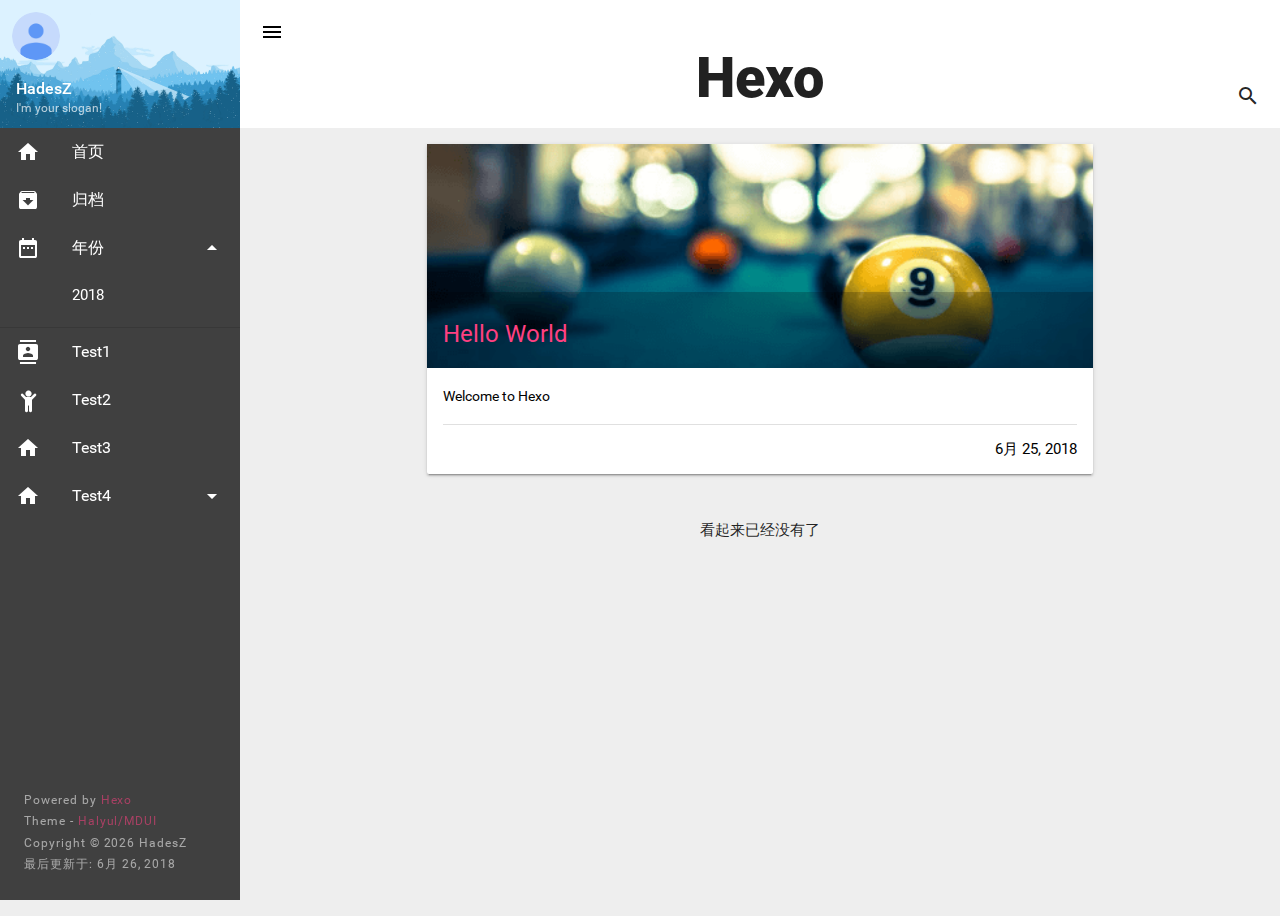
<file: archives/2018/06/index.html>
<!DOCTYPE html>
<html lang="zh">



<head>
  <script>
    window.mduiVersion = "2.0.0"
    window.oldVersion = [
     '1.4.1',
     '1.4.5',
     'unknownVersion'
    ]
    window.themeRuntime = {
      root: "/",
      scriptsMap: {},
      init: {
        status: false
      },
      commentRest: {
        status: false
      }
    };
    console.info("%cCopyright © 2017 Halyul\n"+'Theme Version: 2.0.0'+'%c\nhttps://github.com/Halyul/hexo-theme-mdui',"font-size: 14px;color: #3F51B5;","color: #448AFF;text-decoration: none");
  </script>
  <!--
        © HEXO MDUI Theme
        https://github.com/Halyul/hexo-theme-mdui
        Version: 2.0.0 -->

  <meta charset="UTF-8">
  <title>2018 - Hexo</title>

  <!-- Favicons -->
  <link rel="icon shortcut" type="image/ico" href="/images/favicon.png">
  <link rel="icon" sizes="192x192" href="/images/favicon.png">
  <link rel="apple-touch-icon" href="/images/favicon.png">

  <!-- Meta & Info -->
  <meta http-equiv="X-UA-Compatible">
  <meta name="viewport" content="width=device-width, initial-scale=1, user-scalable=no">

  <meta name="theme-color" content="#fff">

  <meta name="author" content="HadesZ">
  
  <meta name="keywords" content="blog, hexo, mdui">

  <!--iOS -->
  <meta name="apple-mobile-web-app-title" content="Hexo">
  <meta name="apple-mobile-web-app-capable" content="yes">
  <meta name="apple-mobile-web-app-status-bar-style" content="black">
  <meta name="HandheldFriendly" content="True">
  <meta name="MobileOptimized" content="480">

  <!-- Add to homescreen for Chrome on Android -->
  <meta name="mobile-web-app-capable" content="yes">

  <!-- The Open Graph protocol -->
  <meta property="og:url" content="http://blog.zhuxiaoyi.com">
  <meta property="og:type" content="blog">
  <meta property="og:title" content="2018 - Hexo | Hexo">
  <meta property="og:image" content="/images/favicon.png" />
  

  

  

  <!-- Import CSS -->
  
    <link rel="stylesheet" href="/css/mdui.css">
  

  

</head>


<body class="mdui-drawer-body-left mdui-theme-primary-indigo mdui-theme-accent-pink">

  <style>
    #spinner {
      display: -webkit-box;
      display: -ms-flexbox;
      display: flex;
      -webkit-box-align: center;
      -ms-flex-align: center;
          align-items: center;
      -webkit-box-pack: center;
      -ms-flex-pack: center;
          justify-content: center;
          opacity: 1;
      -webkit-transition: opacity 0.3s cubic-bezier(0, 0, 0.2, 1);
          transition: opacity 0.3s cubic-bezier(0, 0, 0.2, 1);
    }
    main {
      opacity: 0;
      -webkit-transition: opacity 0.3s cubic-bezier(0, 0, 0.2, 1);
      transition: opacity 0.3s cubic-bezier(0, 0, 0.2, 1);
      display: none;
    }
  </style>
  <div id="spinner">
    <style>
      .spinner {

      -webkit-animation: rotator 1.4s linear infinite;
              animation: rotator 1.4s linear infinite;
      }

      @-webkit-keyframes rotator {
      0% {
        -webkit-transform: rotate(0deg);
                transform: rotate(0deg);
      }
      100% {
        -webkit-transform: rotate(270deg);
                transform: rotate(270deg);
      }
      }

      @keyframes rotator {
      0% {
        -webkit-transform: rotate(0deg);
                transform: rotate(0deg);
      }
      100% {
        -webkit-transform: rotate(270deg);
                transform: rotate(270deg);
      }
      }

      .path {
      stroke-dasharray: 187;
      stroke-dashoffset: 0;
      -webkit-transform-origin: center;
              transform-origin: center;
      -webkit-animation: dash 1.4s ease-in-out infinite, colors 5.6s ease-in-out infinite;
              animation: dash 1.4s ease-in-out infinite, colors 5.6s ease-in-out infinite;
      }

      @-webkit-keyframes colors {
      0% {
        stroke: #4285F4;
      }
      25% {
        stroke: #DE3E35;
      }
      50% {
        stroke: #F7C223;
      }
      75% {
        stroke: #1B9A59;
      }
      100% {
        stroke: #4285F4;
      }
      }

      @keyframes colors {
      0% {
        stroke: #4285F4;
      }
      25% {
        stroke: #DE3E35;
      }
      50% {
        stroke: #F7C223;
      }
      75% {
        stroke: #1B9A59;
      }
      100% {
        stroke: #4285F4;
      }
      }

      @-webkit-keyframes dash {
      0% {
        stroke-dashoffset: 187;
      }
      50% {
        stroke-dashoffset: 46.75;
        -webkit-transform: rotate(135deg);
                transform: rotate(135deg);
      }
      100% {
        stroke-dashoffset: 187;
        -webkit-transform: rotate(450deg);
                transform: rotate(450deg);
      }
      }

      @keyframes dash {
      0% {
        stroke-dashoffset: 187;
      }
      50% {
        stroke-dashoffset: 46.75;
        -webkit-transform: rotate(135deg);
                transform: rotate(135deg);
      }
      100% {
        stroke-dashoffset: 187;
        -webkit-transform: rotate(450deg);
                transform: rotate(450deg);
      }
      }
    </style>
    <svg class="spinner" width="65px" height="65px" viewBox="0 0 66 66" xmlns="http://www.w3.org/2000/svg">
      <circle class="path" fill="none" stroke-width="6" stroke-linecap="round" cx="33" cy="33" r="30"></circle>
    </svg>
  </div>

  <main>
    <div class="mdui-appbar mdui-appbar-fixed mdui-color-white mdui-shadow-0 theme-appbar">
  <div class="mdui-toolbar theme-toolbar-top">
    
      <a href="/" class="mdui-btn mdui-btn-icon mdui-ripple theme-appbar__burger theme-appbar__burger--arrow">
        <i class="mdui-icon">
          <span></span>
        </i>
      </a>
    
  </div>
  <div class="mdui-toolbar theme-toolbar-bottom">
    <span class="theme-toolbar-bottom__title">Hexo</span>
    
      <a href="/search.html" class="mdui-textfield-icon mdui-btn mdui-btn-icon theme-toolbar-bottom__search">
        <i class="mdui-icon material-icons">&#xe8b6;</i>
      </a>
    
  </div>
  <div class="mdui-progress theme-appbar__progress" id="progressBar">
    <div class="mdui-progress-indeterminate"></div>
  </div>
</div>

    <div class="mdui-drawer mdui-drawer-full-height theme-drawer" id="drawer">
  <!-- header -->
  <div class="theme-drawer__header">
  <div class="theme-drawer__header__layer-1">
    <div class="mdui-toolbar theme-toolbar-top">
      
        <a href="javascript:;" class="mdui-btn mdui-btn-icon mdui-ripple theme-appbar__burger theme-appbar__burger--drawer theme-appbar__burger--arrow" id="drawer-back">
          <i class="mdui-icon">
            <span></span>
          </i>
        </a>
      
    </div>
    <div class="mdui-toolbar theme-toolbar-bottom">
      <span class="theme-toolbar-bottom__title">Hexo</span>
    </div>
  </div>
  <div class="theme-drawer__header__layer-2" style="background-image: url(/images/bg.png)">
    <img class="mdui-img-circle theme-drawer__header__layer-2__user__avatar" src="/images/avatar.png"/>
    <div class="theme-drawer__header__layer-2__user__info">
      <div class="theme-drawer__header__layer-2__user__info__author mdui-text-color-white-text">
        HadesZ
      </div>
      <div class="theme-drawer__header__layer-2__user__info__slogan mdui-text-color-white-secondary">
        I&#39;m your slogan!
      </div>
    </div>
  </div>
</div>

  <div class="theme-drawer__warpper">
    <!-- content -->
    <div class="theme-drawer__warpper__content">
  <ul class="mdui-list">
    <a href="/" class="mdui-list-item mdui-ripple mdui-ripple-white">
      <i class="mdui-list-item-icon mdui-icon material-icons">&#xe88a;</i>
      <div class="mdui-list-item-content">首页</div>
    </a>
    <a href="/archives/" class="mdui-list-item mdui-ripple mdui-ripple-white">
      <i class="mdui-list-item-icon mdui-icon material-icons">&#xe149;</i>
      <div class="mdui-list-item-content">归档</div>
    </a>
    <ul class="mdui-list mdui-collapse" mdui-collapse="{accordion: true}" mdui-collapse>
      
      
      <div class="mdui-collapse-item mdui-collapse-item-open">
        <div class="mdui-collapse-item-header mdui-list-item mdui-ripple mdui-ripple-white">
          <i class="mdui-list-item-icon mdui-icon material-icons">&#xe916;</i>
          <div class="mdui-list-item-content">年份</div>
          <i class="mdui-collapse-item-arrow mdui-icon material-icons">&#xe5c5;</i>
        </div>
        <div class="mdui-collapse-item-body mdui-list">
          
          
            <a href="/archives/2018/" class="mdui-list-item mdui-ripple">
              2018
            </a>
          
        </div>
      </div>
    </ul>
  </ul>
  
    <div class="mdui-divider"></div>
    <ul class="mdui-list" mdui-collapse="{accordion: true}" mdui-collapse>
      
        
          
            <a href="/friends" target="_self" class="mdui-list-item mdui-ripple mdui-ripple-white">
          
              
              
                <i class="mdui-list-item-icon mdui-icon material-icons">&#xe0ba;</i>
              
              
              <div class="mdui-list-item-content">Test1</div>
            </a>
        
      
        
          
            <a href="/apply-for-link" target="_self" class="mdui-list-item mdui-ripple mdui-ripple-white">
          
              
                <i class="mdui-list-item-icon mdui-icon fa fa-child mdui-text-center"></i>
              
              
              
              <div class="mdui-list-item-content">Test2</div>
            </a>
        
      
        
          
            <a href="/galleries" target="_self" class="mdui-list-item mdui-ripple mdui-ripple-white">
          
              
              
                <i class="mdui-list-item-icon mdui-icon material-icons">home</i>
              
              
              <div class="mdui-list-item-content">Test3</div>
            </a>
        
      
        
          <div class="mdui-collapse-item">
            <div class="mdui-collapse-item-header mdui-list-item mdui-ripple mdui-ripple-white">
              
              
                <i class="mdui-list-item-icon mdui-icon material-icons">home</i>
              
              
              <div class="mdui-list-item-content">Test4</div>
              <i class="mdui-collapse-item-arrow mdui-icon material-icons">&#xe5c5;</i>
            </div>
            <div class="mdui-collapse-item-body mdui-list">
              
                
                  <a href="/myfriends" class="mdui-list-item mdui-ripple mdui-ripple-white" target="_self">
                
                    TEST1
                  </a>
              
                
                  <a href="/timeline" class="mdui-list-item mdui-ripple mdui-ripple-white" target="_self">
                
                    TEST2
                  </a>
              
            </div>
          </div>
        
      
    </ul>
  
</div>

    <div class="theme-spacer"></div>
    <!-- footer -->
    <div class="theme-drawer__warpper__footer">
  <div class="mdui-typo mdui-typo-caption-opacity">
    Powered by <a href="http://hexo.io" target="_blank">Hexo</a>
    <br />
    Theme - <a href="//github.com/Halyul/hexo-theme-mdui" target="_blank">Halyul/MDUI</a>
    <br />
    <span>
      Copyright ©
      <span year></span>
      HadesZ
    </span>
    
    
      <br />
      <span>
        最后更新于: 6月 26, 2018
      </span>
    
    
  </div>
</div>
<script type="text/javascript">
  var copyrightNow = new Date().getFullYear();
  var textContent = document.querySelector('span[year]')
  
    textContent.textContent = copyrightNow
  
</script>

  </div>
</div>

    <div id="top"></div>

    <script src="/js/lightgallery.min.js"></script>

    <div id="barba-wrapper">
      <div class="barba-container"  data-namespace="archives">
        
  <div class="theme-archive">
    
<div id="side-content" class="mdui-color-light-green theme-archive__side-content">
  <div class="mdui-grid-tile" style="overflow: visible;margin-bottom: 0;">
    <div class="theme-archive__side-content__bg">
      <img src="/images/random/44.png" />
    </div>
  </div>
  <div class="theme-archive__side-content__content">
    <img class="mdui-img-circle theme-archive__side-content__avatar" src="/images/avatar.png"/>
    <div class="theme-archive__side-content__author mdui-text-center">
      HadesZ
    </div>
    <div class="theme-archive__side-content__name">
      2018
    </div>
    <div class="theme-archive__side-content__length">
      
      1篇文章
    </div>
  </div>
</div>
<div id="contentLocation"></div>

    <div class="theme-posts">
      
        
            


  <div class="theme-posts__post">
    <article class="mdui-card mdui-hoverable">
      <section class="mdui-card-media theme-posts__post__media" style="background-image: url(/images/random/33.png)">
        <img src="/images/random/33.png" class="theme-posts__post__media__image" />
        <div class="mdui-card-media-covered theme-posts__post__media-covered">
          <div class="mdui-card-primary mdui-typo">
            <a href="/2018/06/25/hello-world/" target="_self" class="mdui-card-primary-title mdui-text-truncate">
              
              Hello World
            </a>
          </div>
        </div>
      </section>
      <section class="mdui-card-content">
        Welcome to Hexo
      </section>
      <div class="mdui-divider" style="margin: 0 16px;"></div>
      <section class="theme-posts__post__footer">
        
        
        <div class="theme-spacer"></div>
        <div class="mdui-valign">
          <div>
            6月 25, 2018
          </div>
        </div>
      </section>
    </article>
  </div>


        
        
          <div class="theme-end-footer">
            <div class="mdui-text-center mdui-text-color-theme-text">
              看起来已经没有了
            </div>
          </div>
        
    </div>
    <button id="index-fab" class="mdui-fab mdui-fab-fixed mdui-ripple mdui-color-theme-accent mdui-fab-hide" onclick="smoothScroll.animateScroll( 0 );">
  <i class="mdui-icon material-icons">&#xe5d8;</i>
</button>

  </div>
  <script type="text/javascript">
  themeRuntime.scriptsMap.archives = [];
  (function() {
    var fabTopFlag = false;
    var fabEl = document.getElementById('index-fab');
    function fabShowHide() {
      var bodyScrolled = document.documentElement.scrollTop || document.body.scrollTop;
      if (bodyScrolled > 0 && !fabTopFlag) {
        fabEl.classList.remove('mdui-fab-hide');
        fabTopFlag = true;
      } else if (bodyScrolled === 0 && fabTopFlag) {
        fabEl.classList.add('mdui-fab-hide');
        fabTopFlag = false;
      }
    }
    fabShowHide()
    window.addEventListener('scroll', fabShowHide);
    var listener = {
      function: fabShowHide,
      event: 'scroll',
      el: window,
      removed: false
    }
    themeRuntime.scriptsMap.archives.push(listener)
  })();

  (function() {
    var pageTotal = 1
    var pageNext = 2
    themeRuntime.temp = {
      index: 1
    }
    function morePosts() {
      var screenHeight = window.innerHeight;
      var compareHeight = document.body.clientHeight -  (document.documentElement.scrollTop || document.body.scrollTop);
      var loadStatus = pageNext - themeRuntime.temp.index
      if (screenHeight >= compareHeight && loadStatus === 1) {
        if (pageNext <= pageTotal) {
          loadProgress(false)
          var url = window.location.href + "page/" + pageNext
          themeRuntime.temp.index = pageNext;
          //console.log(pageTotal, url)
          fetch(url, {
              method:'GET',
              mode:'cors',
              credentials: 'include'
          })
          .then(function(response) {
            return response.text()
          }).then(function(HTML) {
            var fakeDom = document.createElement('html');
            fakeDom.innerHTML = HTML
            var morePostsHTML = fakeDom.querySelector('.theme-posts').innerHTML
            var postsArea = document.querySelector(".theme-posts")
            loadProgress(true)
            postsArea.insertAdjacentHTML('beforeend', morePostsHTML)
            pageNext++;
          }).catch(function(error) {
            mdui.alert(error, "错误！");
          })
        }
      }
    }
    window.addEventListener('scroll', morePosts);
    var listener = {
      function: morePosts,
      event: 'scroll',
      el: window,
      removed: false
    }
    themeRuntime.scriptsMap.archives.push(listener)
  })();
</script>
<script>
  var content_flag = false;
  const appbar = document.querySelector('.theme-appbar')
  const body = document.querySelector('body')
  const title = document.querySelector('.theme-toolbar-bottom__title')
  window.addEventListener('scroll', styleScrolled)
  var listener = {
    function: styleScrolled,
    event: 'scroll',
    el: window,
    removed: false
  }
  themeRuntime.scriptsMap.archives.push(listener)

  function styleScrolled() {
    var scrollTop = (document.documentElement && document.documentElement.scrollTop) || document.body.scrollTop;
    var divTop = document.querySelector('div#contentLocation').offsetTop
    var contentLocation = divTop - scrollTop - 128;
    if (!content_flag && contentLocation < 0 && window.innerWidth < 860) {
      body.classList.remove('theme-archive--style-change');
      content_flag = true;
    } else if (content_flag && contentLocation >= 0 && window.innerWidth < 860) {
      body.classList.add('theme-archive--style-change');
      content_flag = false;
    };
  }
</script>



      </div>
    </div>
  </main>

  <div id="outdated" style="z-index: 9999;">
    <h6>你的浏览器已经过气辣！</h6>
    <p>赶紧升级浏览器来访问本站吧！<a id="btnUpdateBrowser" href="http://outdatedbrowser.com/">现在就去</a></p>
    <p class="last"><a href="#" id="btnCloseUpdateBrowser" title="关闭">&times;</a></p>
  </div>
  <!-- import js -->


  <script src="/js/outdatedbrowser.min.js"></script>



  
    <script src="/js/js.barba.min.js"></script>
    <script type="text/javascript">
      Barba.Utils.errorPageUrl = '/404.html';
    </script>
  


<!-- theme js -->
<script type="text/javascript">
  (function() {
    var appbarTopFlag = false;
    var appbarEl = document.querySelector('.theme-appbar');
    function appbarShadow() {
      var bodyScrolled = (document.documentElement && document.documentElement.scrollTop) || document.body.scrollTop;
      if (bodyScrolled > 0 && !appbarTopFlag) {
        appbarEl.classList.add('theme-appbar--shadow');
        appbarTopFlag = true;
      } else if (bodyScrolled === 0 && appbarTopFlag) {
        appbarEl.classList.remove('theme-appbar--shadow');
        appbarTopFlag = false;
      }
    }
    appbarShadow()
    window.addEventListener('scroll', appbarShadow);
  })();
</script>






<script type="text/javascript">
  document.querySelector('body').classList.add('theme-loaded')
</script>


</body>
</html>
</file>
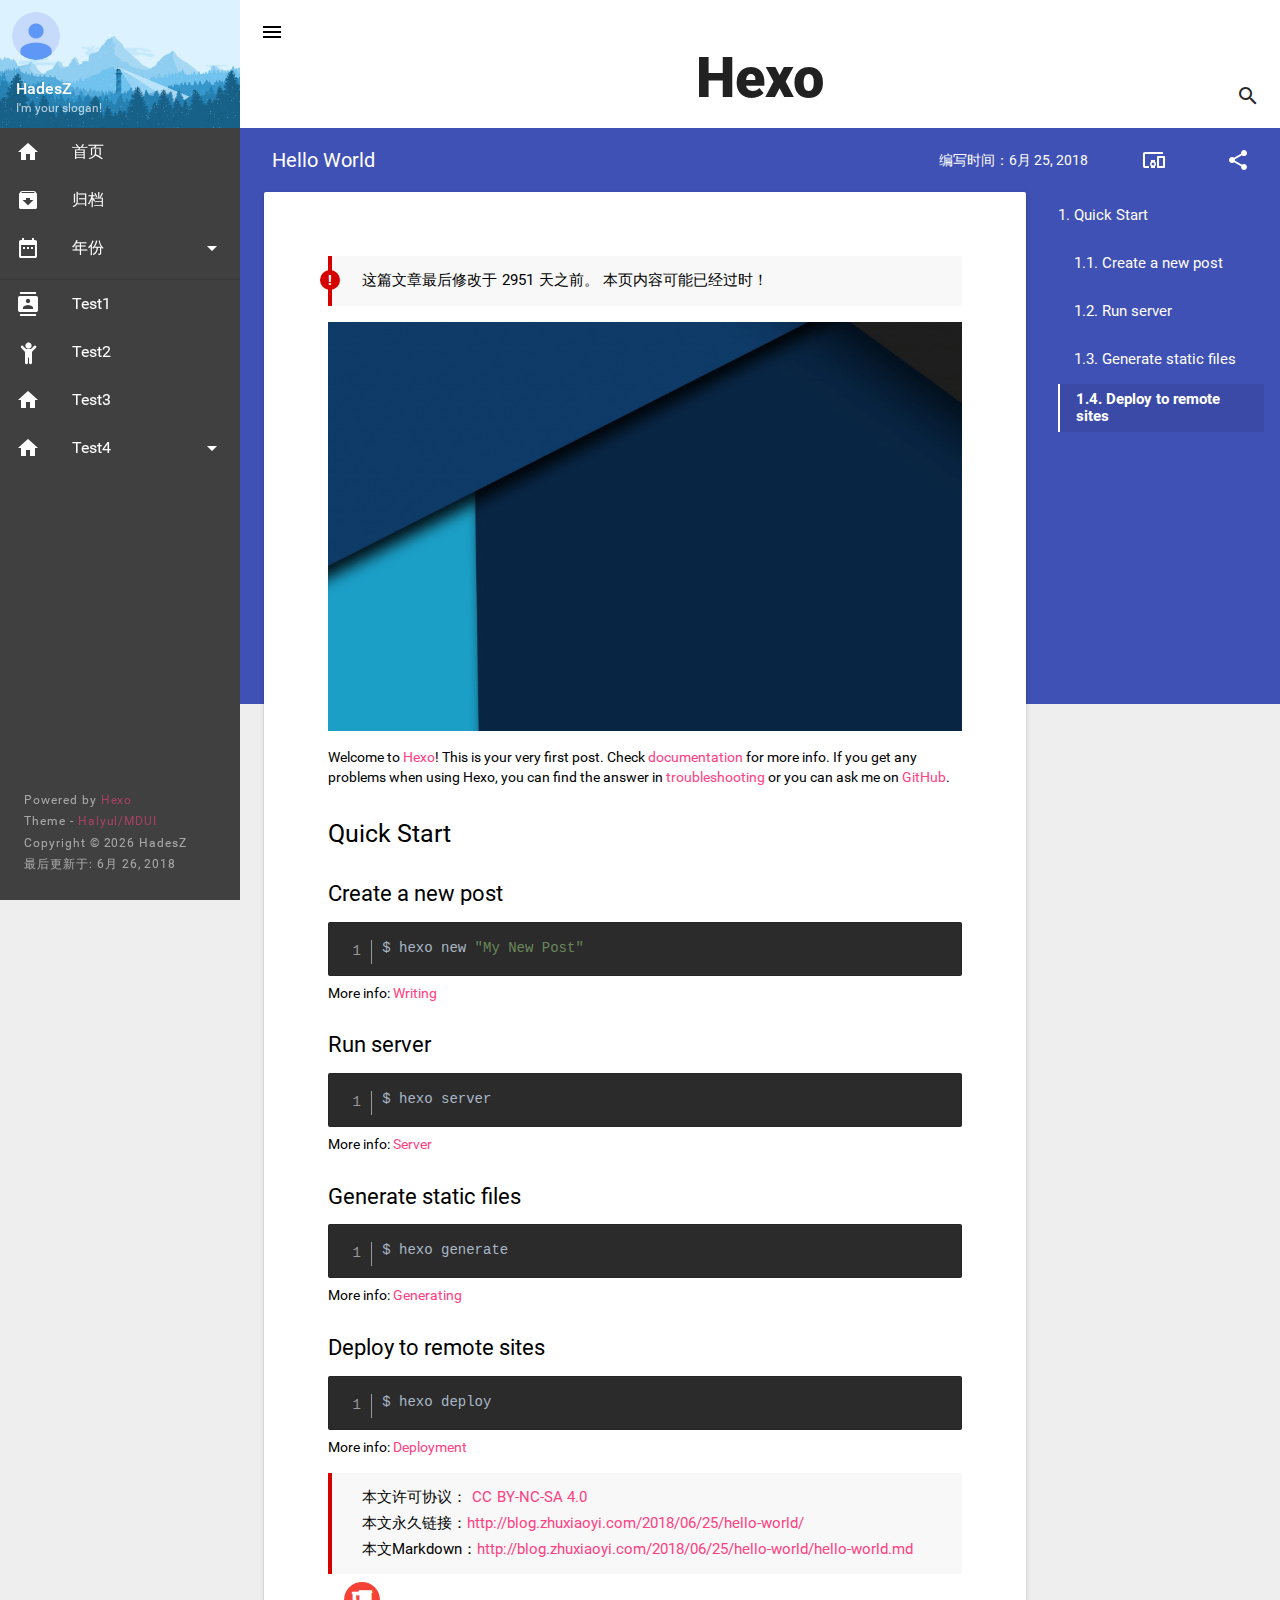
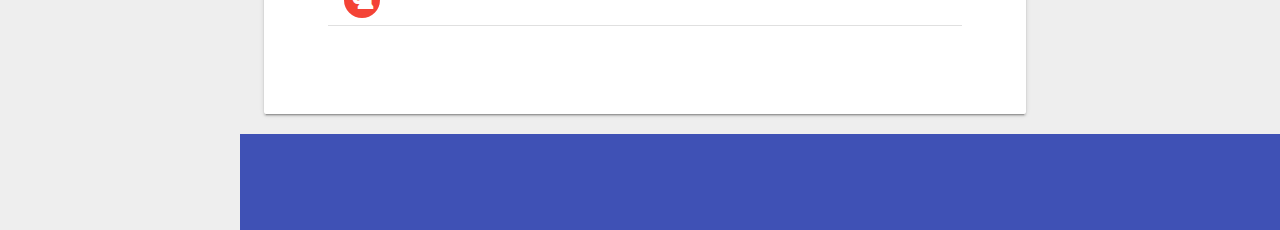
<file: 2018/06/25/hello-world/index.html>
<!DOCTYPE html>
<html lang="zh">



<head>
  <script>
    window.mduiVersion = "2.0.0"
    window.oldVersion = [
     '1.4.1',
     '1.4.5',
     'unknownVersion'
    ]
    window.themeRuntime = {
      root: "/",
      scriptsMap: {},
      init: {
        status: false
      },
      commentRest: {
        status: false
      }
    };
    console.info("%cCopyright © 2017 Halyul\n"+'Theme Version: 2.0.0'+'%c\nhttps://github.com/Halyul/hexo-theme-mdui',"font-size: 14px;color: #3F51B5;","color: #448AFF;text-decoration: none");
  </script>
  <!--
        © HEXO MDUI Theme
        https://github.com/Halyul/hexo-theme-mdui
        Version: 2.0.0 -->

  <meta charset="UTF-8">
  <title>Hello World - Hexo</title>

  <!-- Favicons -->
  <link rel="icon shortcut" type="image/ico" href="/images/favicon.png">
  <link rel="icon" sizes="192x192" href="/images/favicon.png">
  <link rel="apple-touch-icon" href="/images/favicon.png">

  <!-- Meta & Info -->
  <meta http-equiv="X-UA-Compatible">
  <meta name="viewport" content="width=device-width, initial-scale=1, user-scalable=no">

  <meta name="theme-color" content="#fff">

  <meta name="author" content="HadesZ">
  
  <meta name="keywords" content="blog, hexo, mdui">

  <!--iOS -->
  <meta name="apple-mobile-web-app-title" content="Hexo">
  <meta name="apple-mobile-web-app-capable" content="yes">
  <meta name="apple-mobile-web-app-status-bar-style" content="black">
  <meta name="HandheldFriendly" content="True">
  <meta name="MobileOptimized" content="480">

  <!-- Add to homescreen for Chrome on Android -->
  <meta name="mobile-web-app-capable" content="yes">

  <!-- The Open Graph protocol -->
  <meta property="og:url" content="http://blog.zhuxiaoyi.com">
  <meta property="og:type" content="blog">
  <meta property="og:title" content="Hello World - Hexo | Hexo">
  <meta property="og:image" content="/images/favicon.png" />
  

  

  

  <!-- Import CSS -->
  
    <link rel="stylesheet" href="/css/mdui.css">
  

  

</head>


<body class="mdui-drawer-body-left mdui-theme-primary-indigo mdui-theme-accent-pink">

  <style>
    #spinner {
      display: -webkit-box;
      display: -ms-flexbox;
      display: flex;
      -webkit-box-align: center;
      -ms-flex-align: center;
          align-items: center;
      -webkit-box-pack: center;
      -ms-flex-pack: center;
          justify-content: center;
          opacity: 1;
      -webkit-transition: opacity 0.3s cubic-bezier(0, 0, 0.2, 1);
          transition: opacity 0.3s cubic-bezier(0, 0, 0.2, 1);
    }
    main {
      opacity: 0;
      -webkit-transition: opacity 0.3s cubic-bezier(0, 0, 0.2, 1);
      transition: opacity 0.3s cubic-bezier(0, 0, 0.2, 1);
      display: none;
    }
  </style>
  <div id="spinner">
    <style>
      .spinner {

      -webkit-animation: rotator 1.4s linear infinite;
              animation: rotator 1.4s linear infinite;
      }

      @-webkit-keyframes rotator {
      0% {
        -webkit-transform: rotate(0deg);
                transform: rotate(0deg);
      }
      100% {
        -webkit-transform: rotate(270deg);
                transform: rotate(270deg);
      }
      }

      @keyframes rotator {
      0% {
        -webkit-transform: rotate(0deg);
                transform: rotate(0deg);
      }
      100% {
        -webkit-transform: rotate(270deg);
                transform: rotate(270deg);
      }
      }

      .path {
      stroke-dasharray: 187;
      stroke-dashoffset: 0;
      -webkit-transform-origin: center;
              transform-origin: center;
      -webkit-animation: dash 1.4s ease-in-out infinite, colors 5.6s ease-in-out infinite;
              animation: dash 1.4s ease-in-out infinite, colors 5.6s ease-in-out infinite;
      }

      @-webkit-keyframes colors {
      0% {
        stroke: #4285F4;
      }
      25% {
        stroke: #DE3E35;
      }
      50% {
        stroke: #F7C223;
      }
      75% {
        stroke: #1B9A59;
      }
      100% {
        stroke: #4285F4;
      }
      }

      @keyframes colors {
      0% {
        stroke: #4285F4;
      }
      25% {
        stroke: #DE3E35;
      }
      50% {
        stroke: #F7C223;
      }
      75% {
        stroke: #1B9A59;
      }
      100% {
        stroke: #4285F4;
      }
      }

      @-webkit-keyframes dash {
      0% {
        stroke-dashoffset: 187;
      }
      50% {
        stroke-dashoffset: 46.75;
        -webkit-transform: rotate(135deg);
                transform: rotate(135deg);
      }
      100% {
        stroke-dashoffset: 187;
        -webkit-transform: rotate(450deg);
                transform: rotate(450deg);
      }
      }

      @keyframes dash {
      0% {
        stroke-dashoffset: 187;
      }
      50% {
        stroke-dashoffset: 46.75;
        -webkit-transform: rotate(135deg);
                transform: rotate(135deg);
      }
      100% {
        stroke-dashoffset: 187;
        -webkit-transform: rotate(450deg);
                transform: rotate(450deg);
      }
      }
    </style>
    <svg class="spinner" width="65px" height="65px" viewBox="0 0 66 66" xmlns="http://www.w3.org/2000/svg">
      <circle class="path" fill="none" stroke-width="6" stroke-linecap="round" cx="33" cy="33" r="30"></circle>
    </svg>
  </div>

  <main>
    <div class="mdui-appbar mdui-appbar-fixed mdui-color-white mdui-shadow-0 theme-appbar">
  <div class="mdui-toolbar theme-toolbar-top">
    
      <a href="/" class="mdui-btn mdui-btn-icon mdui-ripple theme-appbar__burger theme-appbar__burger--arrow">
        <i class="mdui-icon">
          <span></span>
        </i>
      </a>
    
  </div>
  <div class="mdui-toolbar theme-toolbar-bottom">
    <span class="theme-toolbar-bottom__title">Hexo</span>
    
      <a href="/search.html" class="mdui-textfield-icon mdui-btn mdui-btn-icon theme-toolbar-bottom__search">
        <i class="mdui-icon material-icons">&#xe8b6;</i>
      </a>
    
  </div>
  <div class="mdui-progress theme-appbar__progress" id="progressBar">
    <div class="mdui-progress-indeterminate"></div>
  </div>
</div>

    <div class="mdui-drawer mdui-drawer-full-height theme-drawer" id="drawer">
  <!-- header -->
  <div class="theme-drawer__header">
  <div class="theme-drawer__header__layer-1">
    <div class="mdui-toolbar theme-toolbar-top">
      
        <a href="javascript:;" class="mdui-btn mdui-btn-icon mdui-ripple theme-appbar__burger theme-appbar__burger--drawer theme-appbar__burger--arrow" id="drawer-back">
          <i class="mdui-icon">
            <span></span>
          </i>
        </a>
      
    </div>
    <div class="mdui-toolbar theme-toolbar-bottom">
      <span class="theme-toolbar-bottom__title">Hexo</span>
    </div>
  </div>
  <div class="theme-drawer__header__layer-2" style="background-image: url(/images/bg.png)">
    <img class="mdui-img-circle theme-drawer__header__layer-2__user__avatar" src="/images/avatar.png"/>
    <div class="theme-drawer__header__layer-2__user__info">
      <div class="theme-drawer__header__layer-2__user__info__author mdui-text-color-white-text">
        HadesZ
      </div>
      <div class="theme-drawer__header__layer-2__user__info__slogan mdui-text-color-white-secondary">
        I&#39;m your slogan!
      </div>
    </div>
  </div>
</div>

  <div class="theme-drawer__warpper">
    <!-- content -->
    <div class="theme-drawer__warpper__content">
  <ul class="mdui-list">
    <a href="/" class="mdui-list-item mdui-ripple mdui-ripple-white">
      <i class="mdui-list-item-icon mdui-icon material-icons">&#xe88a;</i>
      <div class="mdui-list-item-content">首页</div>
    </a>
    <a href="/archives/" class="mdui-list-item mdui-ripple mdui-ripple-white">
      <i class="mdui-list-item-icon mdui-icon material-icons">&#xe149;</i>
      <div class="mdui-list-item-content">归档</div>
    </a>
    <ul class="mdui-list mdui-collapse" mdui-collapse="{accordion: true}" mdui-collapse>
      
      
      <div class="mdui-collapse-item ">
        <div class="mdui-collapse-item-header mdui-list-item mdui-ripple mdui-ripple-white">
          <i class="mdui-list-item-icon mdui-icon material-icons">&#xe916;</i>
          <div class="mdui-list-item-content">年份</div>
          <i class="mdui-collapse-item-arrow mdui-icon material-icons">&#xe5c5;</i>
        </div>
        <div class="mdui-collapse-item-body mdui-list">
          
          
            <a href="/archives/2018/" class="mdui-list-item mdui-ripple">
              2018
            </a>
          
        </div>
      </div>
    </ul>
  </ul>
  
    <div class="mdui-divider"></div>
    <ul class="mdui-list" mdui-collapse="{accordion: true}" mdui-collapse>
      
        
          
            <a href="/friends" target="_self" class="mdui-list-item mdui-ripple mdui-ripple-white">
          
              
              
                <i class="mdui-list-item-icon mdui-icon material-icons">&#xe0ba;</i>
              
              
              <div class="mdui-list-item-content">Test1</div>
            </a>
        
      
        
          
            <a href="/apply-for-link" target="_self" class="mdui-list-item mdui-ripple mdui-ripple-white">
          
              
                <i class="mdui-list-item-icon mdui-icon fa fa-child mdui-text-center"></i>
              
              
              
              <div class="mdui-list-item-content">Test2</div>
            </a>
        
      
        
          
            <a href="/galleries" target="_self" class="mdui-list-item mdui-ripple mdui-ripple-white">
          
              
              
                <i class="mdui-list-item-icon mdui-icon material-icons">home</i>
              
              
              <div class="mdui-list-item-content">Test3</div>
            </a>
        
      
        
          <div class="mdui-collapse-item">
            <div class="mdui-collapse-item-header mdui-list-item mdui-ripple mdui-ripple-white">
              
              
                <i class="mdui-list-item-icon mdui-icon material-icons">home</i>
              
              
              <div class="mdui-list-item-content">Test4</div>
              <i class="mdui-collapse-item-arrow mdui-icon material-icons">&#xe5c5;</i>
            </div>
            <div class="mdui-collapse-item-body mdui-list">
              
                
                  <a href="/myfriends" class="mdui-list-item mdui-ripple mdui-ripple-white" target="_self">
                
                    TEST1
                  </a>
              
                
                  <a href="/timeline" class="mdui-list-item mdui-ripple mdui-ripple-white" target="_self">
                
                    TEST2
                  </a>
              
            </div>
          </div>
        
      
    </ul>
  
</div>

    <div class="theme-spacer"></div>
    <!-- footer -->
    <div class="theme-drawer__warpper__footer">
  <div class="mdui-typo mdui-typo-caption-opacity">
    Powered by <a href="http://hexo.io" target="_blank">Hexo</a>
    <br />
    Theme - <a href="//github.com/Halyul/hexo-theme-mdui" target="_blank">Halyul/MDUI</a>
    <br />
    <span>
      Copyright ©
      <span year></span>
      HadesZ
    </span>
    
    
      <br />
      <span>
        最后更新于: 6月 26, 2018
      </span>
    
    
  </div>
</div>
<script type="text/javascript">
  var copyrightNow = new Date().getFullYear();
  var textContent = document.querySelector('span[year]')
  
    textContent.textContent = copyrightNow
  
</script>

  </div>
</div>

    <div id="top"></div>

    <script src="/js/lightgallery.min.js"></script>

    <div id="barba-wrapper">
      <div class="barba-container"  data-namespace="post">
        



  <link rel="stylesheet" href="/css/prism/darcula.min.css">


  <link rel="stylesheet" href="/css/prism/line-number.min.css">


<div class="theme-post">
  <div class="theme-post__background mdui-color-theme"></div>
  <div class="theme-post__header mdui-color-theme">
    <div class="theme-post__header__title mdui-text-truncate">
      Hello World
    </div>
    <div class="theme-spacer"></div>
    <div class="theme-post__header__actions mdui-valign">
      <div>
        <span>编写时间：</span>
        <span style="float: right">6月 25, 2018</span>
        
      </div>
      
  <div class="theme-post__qrcode">
    <button class="mdui-btn mdui-ripple mdui-btn-icon mdui-hidden-xs-down" mdui-menu="{target: '#qrcode-menu'}">
      <i class="mdui-icon material-icons">&#xe337;</i>
    </button>
    <ul class="mdui-menu" id="qrcode-menu">
      <li class="mdui-list-item" style="cursor: auto">
        文章二维码
      </li>
        <img class="mdui-img-fluid" src="[data-uri]" style="cursor: auto">
    </ul>
  </div>


      
  <div class="theme-post__share">
    <button class="mdui-btn mdui-ripple mdui-btn-icon" mdui-menu="{target: '#post-share-menu'}">
      <i class="mdui-icon material-icons">&#xe80d;</i>
    </button>

    <ul class="mdui-menu" id="post-share-menu">

      
        <li class="mdui-menu-item">
            <a href="https://www.facebook.com/sharer/sharer.php?u=http://blog.zhuxiaoyi.com//2018/06/25/hello-world/index.html" target="_blank" class="mdui-ripple">
                分享到Facebook
            </a>
        </li>
      

      
        <li class="mdui-menu-item">
            <a href="https://plus.google.com/share?url=http://blog.zhuxiaoyi.com//2018/06/25/hello-world/index.html" target="_blank" class="mdui-ripple">
                分享到Google+
            </a>
        </li>
      

      
        <li class="mdui-menu-item">
            <a href="https://www.linkedin.com/shareArticle?mini=true&url=http://blog.zhuxiaoyi.com//2018/06/25/hello-world/index.html&title=Hello World" target="_blank" class="mdui-ripple">
                分享到Linkedin
            </a>
        </li>
      

      

      

      
        <li class="mdui-menu-item">
            <a href="https://twitter.com/intent/tweet?text=Hello World&url=http://blog.zhuxiaoyi.com//2018/06/25/hello-world/index.html&via=HadesZ" target="_blank" class="mdui-ripple">
                分享到Twitter
            </a>
        </li>
      

      

    </ul>
  </div>


    </div>
  </div>
  <div class="theme-post__warpper
    
  ">
    <div class="theme-post__warpper__container">
      <article class="mdui-card theme-post__card mdui-hoverable">
        <section class="theme-post__card__warning">
          这篇文章最后修改于
          <span id="content-warning"></span>
          天之前。
          本页内容可能已经过时！
        </section>
        
        
          <section class="mdui-card-media">
            <img src="/images/random/5.png"/>
          </section>
        
        <section class="mdui-typo theme-post__card__content">
          <p>Welcome to <a href="https://hexo.io/" target="_blank" rel="noopener">Hexo</a>! This is your very first post. Check <a href="https://hexo.io/docs/" target="_blank" rel="noopener">documentation</a> for more info. If you get any problems when using Hexo, you can find the answer in <a href="https://hexo.io/docs/troubleshooting.html" target="_blank" rel="noopener">troubleshooting</a> or you can ask me on <a href="https://github.com/hexojs/hexo/issues" target="_blank" rel="noopener">GitHub</a>.</p>
<h2 id="Quick-Start"><a href="#Quick-Start" class="headerlink" title="Quick Start"></a>Quick Start</h2><h3 id="Create-a-new-post"><a href="#Create-a-new-post" class="headerlink" title="Create a new post"></a>Create a new post</h3><pre class="line-numbers language-bash" mdui-tooltip="{content: 'bash'}"><code class="language-bash">$ hexo new <span class="token string">"My New Post"</span>
<span aria-hidden="true" class="line-numbers-rows"><span></span></span></code></pre>
<p>More info: <a href="https://hexo.io/docs/writing.html" target="_blank" rel="noopener">Writing</a></p>
<h3 id="Run-server"><a href="#Run-server" class="headerlink" title="Run server"></a>Run server</h3><pre class="line-numbers language-bash" mdui-tooltip="{content: 'bash'}"><code class="language-bash">$ hexo server
<span aria-hidden="true" class="line-numbers-rows"><span></span></span></code></pre>
<p>More info: <a href="https://hexo.io/docs/server.html" target="_blank" rel="noopener">Server</a></p>
<h3 id="Generate-static-files"><a href="#Generate-static-files" class="headerlink" title="Generate static files"></a>Generate static files</h3><pre class="line-numbers language-bash" mdui-tooltip="{content: 'bash'}"><code class="language-bash">$ hexo generate
<span aria-hidden="true" class="line-numbers-rows"><span></span></span></code></pre>
<p>More info: <a href="https://hexo.io/docs/generating.html" target="_blank" rel="noopener">Generating</a></p>
<h3 id="Deploy-to-remote-sites"><a href="#Deploy-to-remote-sites" class="headerlink" title="Deploy to remote sites"></a>Deploy to remote sites</h3><pre class="line-numbers language-bash" mdui-tooltip="{content: 'bash'}"><code class="language-bash">$ hexo deploy
<span aria-hidden="true" class="line-numbers-rows"><span></span></span></code></pre>
<p>More info: <a href="https://hexo.io/docs/deployment.html" target="_blank" rel="noopener">Deployment</a></p>

        </section>

        
          <section class="theme-post__card__license mdui-typo">
            <span>
              本文许可协议：
              
                <a href="https://creativecommons.org/licenses/by-nc-sa/4.0/deed.zh" target="_blank">CC BY-NC-SA 4.0</a>
              
            </span>
            <br />
            <span>本文永久链接：<a href="http://blog.zhuxiaoyi.com/2018/06/25/hello-world/">http://blog.zhuxiaoyi.com/2018/06/25/hello-world/</a></span>
            
              <br />
              <span>本文Markdown：<a href="http://blog.zhuxiaoyi.com/2018/06/25/hello-world/hello-world.md">http://blog.zhuxiaoyi.com/2018/06/25/hello-world/hello-world.md</a></span>
            
          </section>
        

        
          <section class="mdui-card-actions theme-post__card__actions">
            
              <button class="mdui-btn mdui-btn-icon mdui-btn-dense mdui-ripple  mdui-color-red" mdui-tooltip="{content: '打赏', position: 'right'}" mdui-dialog="{target: '#donateDialog'}">
                <i class="mdui-icon fa fa-beer"></i>
              </button>
            
            <div class="theme-spacer"></div>
            
            
          </section>
        

        
          
            <section>
              <div class="mdui-divider"></div>
            </section>
            <section class="theme-post__card__comment">
              
  <!--PC版-->
<div id="SOHUCS" sid="http://blog.zhuxiaoyi.com/2018/06/25/hello-world/"></div>
<script charset="utf-8" type="text/javascript" src="https://changyan.sohu.com/upload/changyan.js" ></script>
<script type="text/javascript">
console.log(window.changyan);
	window.changyan.api.config({
	    appid: 'cytGpdPza',
	    conf: 'prod_f0974660a6e86878d397130b3917a357'
	});
</script>


            </section>
          
        
      </article>
      
        <div class="mdui-color-theme theme-post__toc">
          <ol class="toc"><li class="toc-item toc-level-2"><a class="toc-link mdui-list-item mdui-ripple theme-post__toc__content__link" href="#Quick-Start" data-href="#Quick-Start"><span class="toc-number"></span> <span class="toc-text">1. Quick Start</span></a><ol class="toc-child"><li class="toc-item toc-level-3"><a class="toc-link mdui-list-item mdui-ripple theme-post__toc__content__link" href="#Create-a-new-post" data-href="#Create-a-new-post"><span class="toc-number"></span> <span class="toc-text">1.1. Create a new post</span></a></li><li class="toc-item toc-level-3"><a class="toc-link mdui-list-item mdui-ripple theme-post__toc__content__link" href="#Run-server" data-href="#Run-server"><span class="toc-number"></span> <span class="toc-text">1.2. Run server</span></a></li><li class="toc-item toc-level-3"><a class="toc-link mdui-list-item mdui-ripple theme-post__toc__content__link" href="#Generate-static-files" data-href="#Generate-static-files"><span class="toc-number"></span> <span class="toc-text">1.3. Generate static files</span></a></li><li class="toc-item toc-level-3"><a class="toc-link mdui-list-item mdui-ripple theme-post__toc__content__link" href="#Deploy-to-remote-sites" data-href="#Deploy-to-remote-sites"><span class="toc-number"></span> <span class="toc-text">1.4. Deploy to remote sites</span></a></li></ol></li></ol>
        </div>
      
    </div>
  </div>

  <div class="theme-spacer"></div>

  
    <div class="mdui-color-theme theme-post__toc-fab">
  <button class="mdui-fab mdui-color-theme-accent mdui-ripple mdui-fab-fixed mdui-hidden-md-up" mdui-menu="{target: '#toc-fab-menu', fixed: true}" id="toc-fab">
    <i class="mdui-icon material-icons">&#xe242;</i>
  </button>
  <ul class="mdui-menu mdui-typo theme-post__toc-fab__menu" id="toc-fab-menu" style="padding: 8px;max-height: 80%">
    <ol class="toc"><li class="toc-item toc-level-2"><a class="toc-link mdui-list-item mdui-ripple theme-post__toc__content__link" href="#Quick-Start" data-href="#Quick-Start"><span class="toc-number"></span> <span class="toc-text">1. Quick Start</span></a><ol class="toc-child"><li class="toc-item toc-level-3"><a class="toc-link mdui-list-item mdui-ripple theme-post__toc__content__link" href="#Create-a-new-post" data-href="#Create-a-new-post"><span class="toc-number"></span> <span class="toc-text">1.1. Create a new post</span></a></li><li class="toc-item toc-level-3"><a class="toc-link mdui-list-item mdui-ripple theme-post__toc__content__link" href="#Run-server" data-href="#Run-server"><span class="toc-number"></span> <span class="toc-text">1.2. Run server</span></a></li><li class="toc-item toc-level-3"><a class="toc-link mdui-list-item mdui-ripple theme-post__toc__content__link" href="#Generate-static-files" data-href="#Generate-static-files"><span class="toc-number"></span> <span class="toc-text">1.3. Generate static files</span></a></li><li class="toc-item toc-level-3"><a class="toc-link mdui-list-item mdui-ripple theme-post__toc__content__link" href="#Deploy-to-remote-sites" data-href="#Deploy-to-remote-sites"><span class="toc-number"></span> <span class="toc-text">1.4. Deploy to remote sites</span></a></li></ol></li></ol>
  </ul>
</div>

  

  
    <div class="theme-post__pagination mdui-color-theme">
  
    <div class="theme-spacer mdui-hidden-xs"></div>
  

  
      <div class="theme-spacer mdui-hidden-xs"></div>
    
</div>

  

  
    <div class="mdui-dialog" id="donateDialog">
      <div class="mdui-dialog-title">打赏</div>
      <div class="mdui-dialog-content">
        <div class="mdui-list">
          
            <a href="/img/avatar.png" title="wechat" class="mdui-list-item mdui-ripple" target="_blank">
              
                <i class="mdui-list-item-icon mdui-icon fa fa-wechat mdui-text-center"></i>&emsp;
              
              
              
              wechat
            </a>
          
            <a href="https://paypal.com" title="paypay" class="mdui-list-item mdui-ripple" target="_blank">
              
                <i class="mdui-list-item-icon mdui-icon fa fa-paypal mdui-text-center"></i>&emsp;
              
              
              
              paypay
            </a>
          
        </div>
      </div>
      <div class="mdui-dialog-actions">
        <button class="mdui-btn mdui-ripple mdui-ripple" mdui-dialog-close>不要</button>
      </div>
    </div>
  
</div>
<script type="text/javascript">
  themeRuntime.scriptsMap.post = [];
  if (document.querySelector('.theme-post__toc-fab__menu > ol') !== null && document.querySelector('.theme-post__toc > ol') !== null) {
    tocHighlight()
    function tocHighlight() {
      var timer;
      function doWork() {
        listens.forEach(function(value, index) {
          value[1]();
          value[0].classList.remove("mdui-list-item-active");
        })
        let actionToc = (listens[listens.reduce(function(r, v, index) {
          if (v[2] == true) {
            return index;
          } else return r;
        }, undefined)] || [])[0] || listens[0][0];
        actionToc.classList.add("mdui-list-item-active");
        if(actionToc.getClientRects().length == 0)return;
        showToc(actionToc);
      }
      function showToc(toc) {
        let offsetTop = toc.getClientRects()[0].top - cardToc.getClientRects()[0].top - 40;
        let offsetBottom = toc.getClientRects()[0].bottom - cardToc.getClientRects()[0].bottom + 40;
        let offset = 0;
        if (offsetTop < 0) offset = offsetTop;
        if (offsetBottom > 0) offset = offsetBottom;
        var targetTop = Math.max(0, Math.min(cardToc.scrollTop + offset, toclist.offsetHeight - cardToc.offsetHeight));
        clearInterval(timer);
        timer = setInterval(function() {
          var now = cardToc.scrollTop;
          var speed = (targetTop - now) / 10;
          speed = speed > 0 ? Math.ceil(speed) : Math.floor(speed);
          if (Math.abs(now - targetTop) < 1) {
            clearInterval(timer);
          }
          cardToc.scrollTop = now + speed;
        }, 30);
      }
      var listens = [];
      var cardToc = document.querySelector('.theme-post__toc');
      var links = cardToc.querySelectorAll(".theme-post__toc__content__link");
      var toclist = document.querySelector(".theme-post__toc > ol");
      Array.prototype.forEach.call(links, function(value, index) {
        var id = (value.getAttribute("href") || "#").slice(1);
        var element = document.getElementById(id);
        listens.push([value, function() {
          var readed = false;
          var scrollTop = (document.documentElement && document.documentElement.scrollTop) || document.body.scrollTop;
          if (element.offsetTop <= scrollTop + element.clientHeight + 64) {
            readed = true;
          } else {
            readed = false;
          }
          listens[index][2] = readed;
        }, false])
      })
      doWork();
      window.addEventListener("scroll", doWork)
      var listener = {
        function:  doWork,
        event: 'scroll',
        el: window,
        removed: false
      }
      themeRuntime.scriptsMap.post.push(listener)
    }
  }
</script>

<script type="text/javascript">
  (function() {
    var postLastModifiedDate = 1529915681295
    var today = (new Date()).getTime()
    var difference = Math.floor((today - postLastModifiedDate)/(24*60*60*1000))
    if (difference >= 100) {
      document.querySelector('.theme-post__card__warning').style.display = 'block'
      document.querySelector('#content-warning').textContent = difference
    }
  })();
</script>

<script type="text/javascript">
  var images = document.querySelectorAll('.theme-post__card__content img')
  for (i = 0; i < images.length; i++) {
    //console.log('image added', i)
    images[i].addEventListener("click", openLG);
    var listener = {
      function:  openLG,
      event: 'click',
      el: images[i],
      removed: false
    }
    themeRuntime.scriptsMap.post.push(listener)
  }
  function openLG() {
    var img_src = this.getAttribute('src');
    var img_alt = this.getAttribute('alt');
    lightGallery(this, {
      dynamic: true,
      counter: false,
      dynamicEl: [{
        "src": img_src,
        'subHtml': "<span author>HadesZ</span><div descr>" + img_alt + "</div>"
      }],
    });
  }
</script>




      </div>
    </div>
  </main>

  <div id="outdated" style="z-index: 9999;">
    <h6>你的浏览器已经过气辣！</h6>
    <p>赶紧升级浏览器来访问本站吧！<a id="btnUpdateBrowser" href="http://outdatedbrowser.com/">现在就去</a></p>
    <p class="last"><a href="#" id="btnCloseUpdateBrowser" title="关闭">&times;</a></p>
  </div>
  <!-- import js -->


  <script src="/js/outdatedbrowser.min.js"></script>



  
    <script src="/js/js.barba.min.js"></script>
    <script type="text/javascript">
      Barba.Utils.errorPageUrl = '/404.html';
    </script>
  


<!-- theme js -->
<script type="text/javascript">
  (function() {
    var appbarTopFlag = false;
    var appbarEl = document.querySelector('.theme-appbar');
    function appbarShadow() {
      var bodyScrolled = (document.documentElement && document.documentElement.scrollTop) || document.body.scrollTop;
      if (bodyScrolled > 0 && !appbarTopFlag) {
        appbarEl.classList.add('theme-appbar--shadow');
        appbarTopFlag = true;
      } else if (bodyScrolled === 0 && appbarTopFlag) {
        appbarEl.classList.remove('theme-appbar--shadow');
        appbarTopFlag = false;
      }
    }
    appbarShadow()
    window.addEventListener('scroll', appbarShadow);
  })();
</script>






<script type="text/javascript">
  document.querySelector('body').classList.add('theme-loaded')
</script>


</body>
</html>
</file>
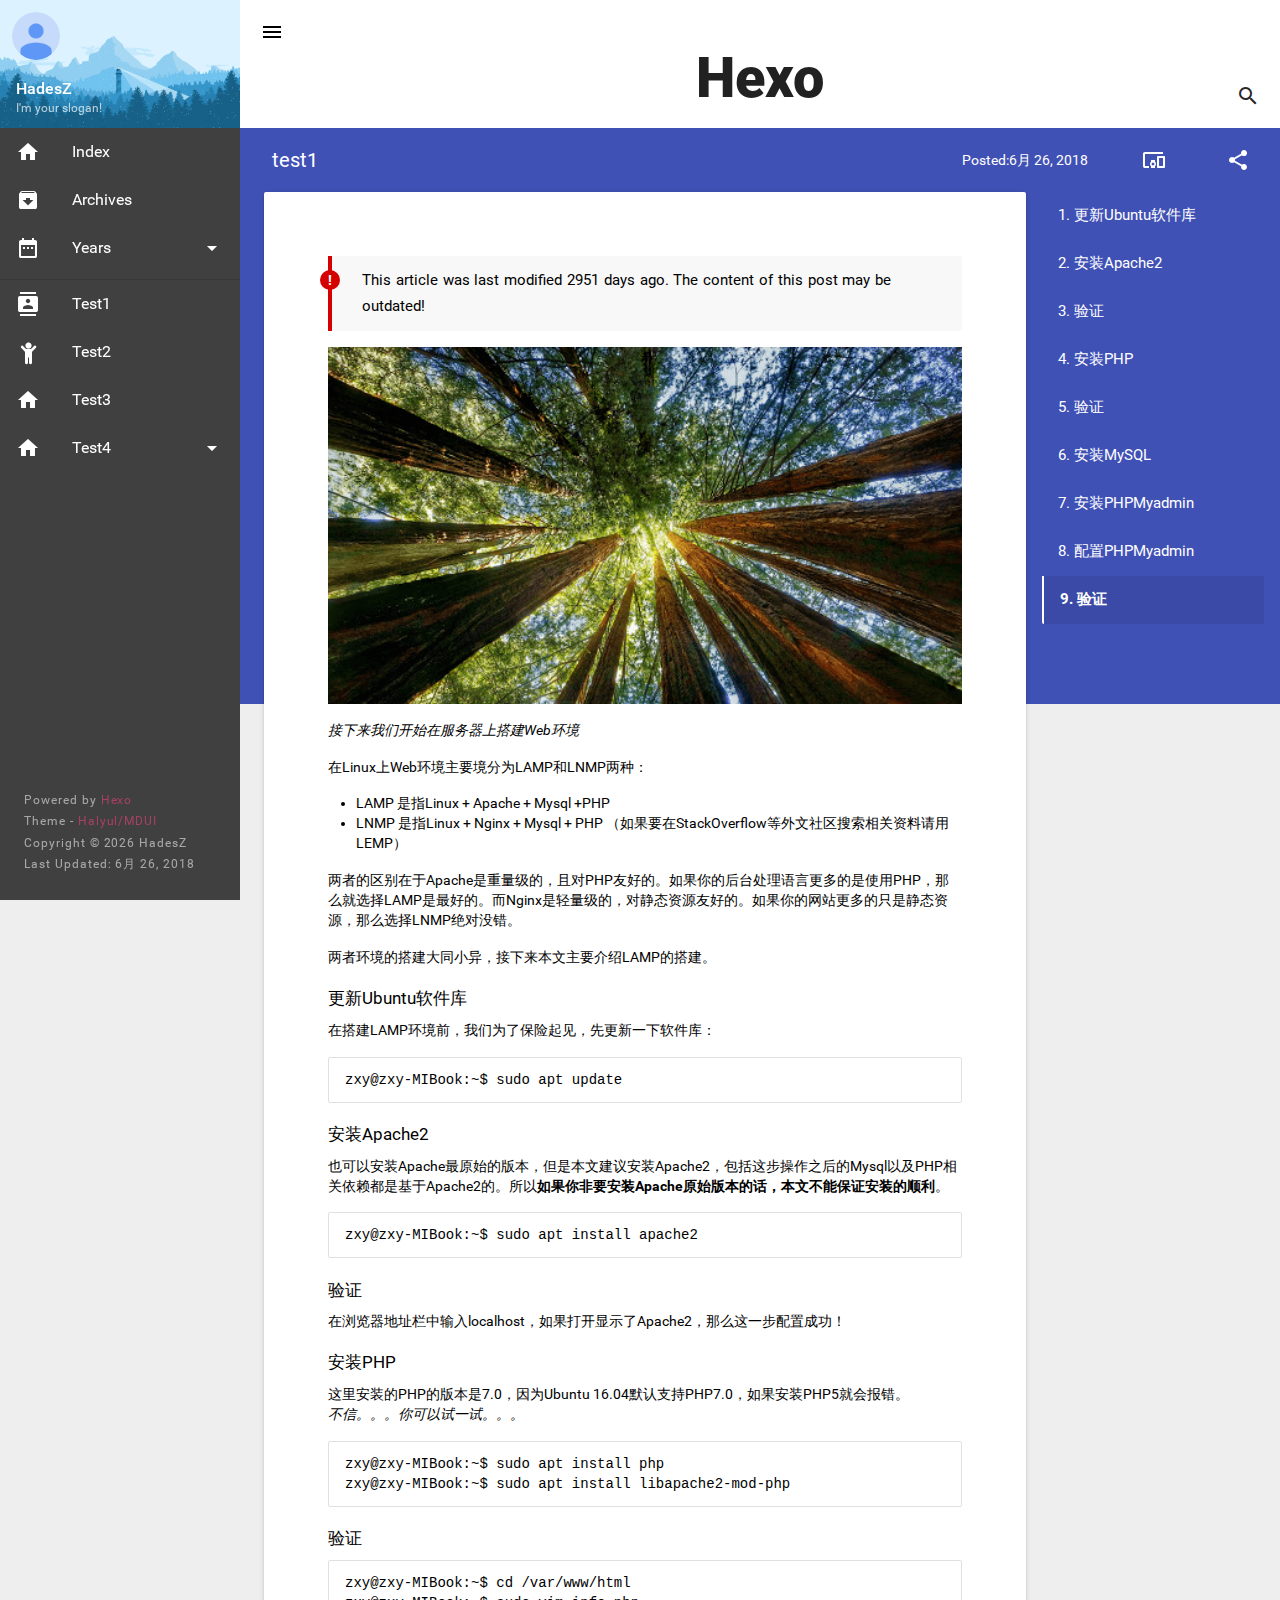
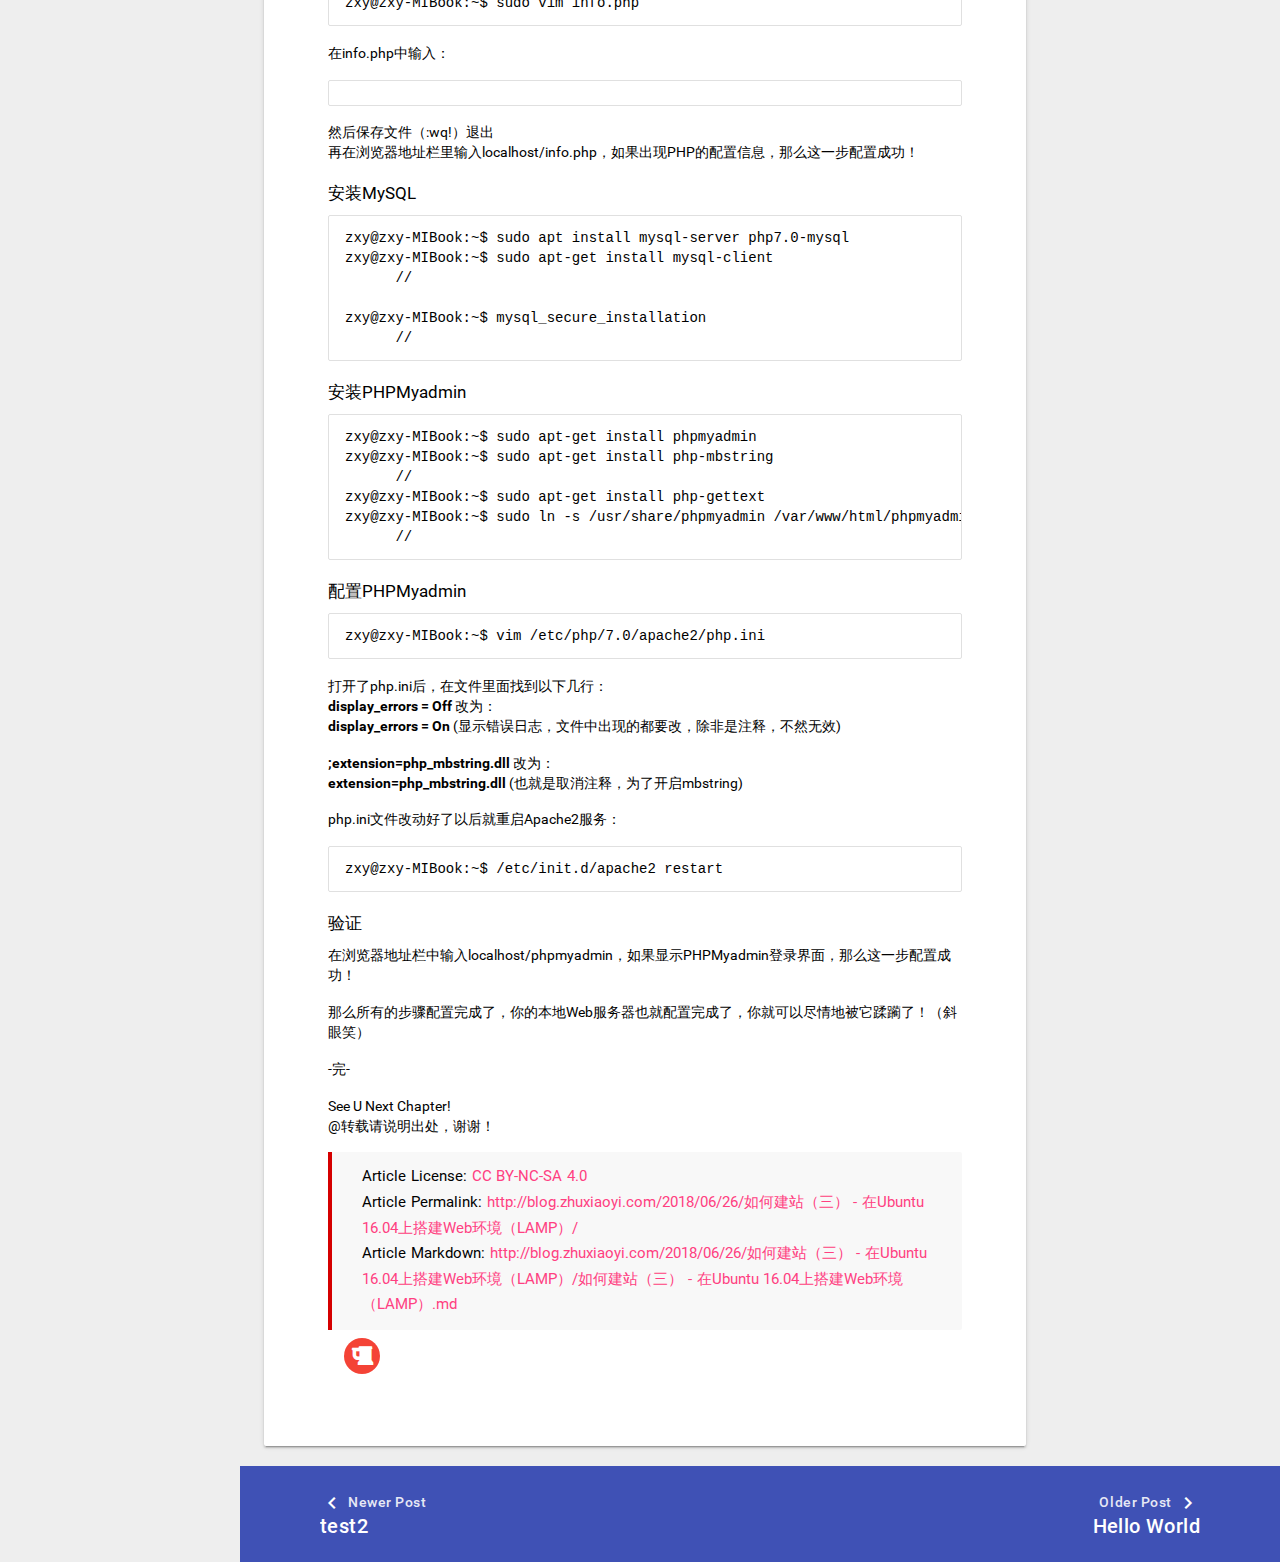
<file: 2018/06/26/如何建站（三） - 在Ubuntu 16.04上搭建Web环境（LAMP）/index.html>
<!DOCTYPE html>
<html lang="zh">



<head>
  <script>
    window.mduiVersion = "2.0.0"
    window.oldVersion = [
     '1.4.1',
     '1.4.5',
     'unknownVersion'
    ]
    window.themeRuntime = {
      root: "/",
      scriptsMap: {},
      init: {
        status: false
      },
      commentRest: {
        status: false
      }
    };
    console.info("%cCopyright © 2017 Halyul\n"+'Theme Version: 2.0.0'+'%c\nhttps://github.com/Halyul/hexo-theme-mdui',"font-size: 14px;color: #3F51B5;","color: #448AFF;text-decoration: none");
  </script>
  <!--
        © HEXO MDUI Theme
        https://github.com/Halyul/hexo-theme-mdui
        Version: 2.0.0 -->

  <meta charset="UTF-8">
  <title>test1 - Hexo</title>

  <!-- Favicons -->
  <link rel="icon shortcut" type="image/ico" href="/images/favicon.png">
  <link rel="icon" sizes="192x192" href="/images/favicon.png">
  <link rel="apple-touch-icon" href="/images/favicon.png">

  <!-- Meta & Info -->
  <meta http-equiv="X-UA-Compatible">
  <meta name="viewport" content="width=device-width, initial-scale=1, user-scalable=no">

  <meta name="theme-color" content="#fff">

  <meta name="author" content="HadesZ">
  
  <meta name="keywords" content="blog, hexo, mdui">

  <!--iOS -->
  <meta name="apple-mobile-web-app-title" content="Hexo">
  <meta name="apple-mobile-web-app-capable" content="yes">
  <meta name="apple-mobile-web-app-status-bar-style" content="black">
  <meta name="HandheldFriendly" content="True">
  <meta name="MobileOptimized" content="480">

  <!-- Add to homescreen for Chrome on Android -->
  <meta name="mobile-web-app-capable" content="yes">

  <!-- The Open Graph protocol -->
  <meta property="og:url" content="http://blog.zhuxiaoyi.com">
  <meta property="og:type" content="blog">
  <meta property="og:title" content="test1 - Hexo | Hexo">
  <meta property="og:image" content="/images/favicon.png" />
  

  

  

  <!-- Import CSS -->
  
    <link rel="stylesheet" href="/css/mdui.css">
  

  

</head>


<body class="mdui-drawer-body-left mdui-theme-primary-indigo mdui-theme-accent-pink">

  <style>
    #spinner {
      display: -webkit-box;
      display: -ms-flexbox;
      display: flex;
      -webkit-box-align: center;
      -ms-flex-align: center;
          align-items: center;
      -webkit-box-pack: center;
      -ms-flex-pack: center;
          justify-content: center;
          opacity: 1;
      -webkit-transition: opacity 0.3s cubic-bezier(0, 0, 0.2, 1);
          transition: opacity 0.3s cubic-bezier(0, 0, 0.2, 1);
    }
    main {
      opacity: 0;
      -webkit-transition: opacity 0.3s cubic-bezier(0, 0, 0.2, 1);
      transition: opacity 0.3s cubic-bezier(0, 0, 0.2, 1);
      display: none;
    }
  </style>
  <div id="spinner">
    <style>
      .spinner {

      -webkit-animation: rotator 1.4s linear infinite;
              animation: rotator 1.4s linear infinite;
      }

      @-webkit-keyframes rotator {
      0% {
        -webkit-transform: rotate(0deg);
                transform: rotate(0deg);
      }
      100% {
        -webkit-transform: rotate(270deg);
                transform: rotate(270deg);
      }
      }

      @keyframes rotator {
      0% {
        -webkit-transform: rotate(0deg);
                transform: rotate(0deg);
      }
      100% {
        -webkit-transform: rotate(270deg);
                transform: rotate(270deg);
      }
      }

      .path {
      stroke-dasharray: 187;
      stroke-dashoffset: 0;
      -webkit-transform-origin: center;
              transform-origin: center;
      -webkit-animation: dash 1.4s ease-in-out infinite, colors 5.6s ease-in-out infinite;
              animation: dash 1.4s ease-in-out infinite, colors 5.6s ease-in-out infinite;
      }

      @-webkit-keyframes colors {
      0% {
        stroke: #4285F4;
      }
      25% {
        stroke: #DE3E35;
      }
      50% {
        stroke: #F7C223;
      }
      75% {
        stroke: #1B9A59;
      }
      100% {
        stroke: #4285F4;
      }
      }

      @keyframes colors {
      0% {
        stroke: #4285F4;
      }
      25% {
        stroke: #DE3E35;
      }
      50% {
        stroke: #F7C223;
      }
      75% {
        stroke: #1B9A59;
      }
      100% {
        stroke: #4285F4;
      }
      }

      @-webkit-keyframes dash {
      0% {
        stroke-dashoffset: 187;
      }
      50% {
        stroke-dashoffset: 46.75;
        -webkit-transform: rotate(135deg);
                transform: rotate(135deg);
      }
      100% {
        stroke-dashoffset: 187;
        -webkit-transform: rotate(450deg);
                transform: rotate(450deg);
      }
      }

      @keyframes dash {
      0% {
        stroke-dashoffset: 187;
      }
      50% {
        stroke-dashoffset: 46.75;
        -webkit-transform: rotate(135deg);
                transform: rotate(135deg);
      }
      100% {
        stroke-dashoffset: 187;
        -webkit-transform: rotate(450deg);
                transform: rotate(450deg);
      }
      }
    </style>
    <svg class="spinner" width="65px" height="65px" viewBox="0 0 66 66" xmlns="http://www.w3.org/2000/svg">
      <circle class="path" fill="none" stroke-width="6" stroke-linecap="round" cx="33" cy="33" r="30"></circle>
    </svg>
  </div>

  <main>
    <div class="mdui-appbar mdui-appbar-fixed mdui-color-white mdui-shadow-0 theme-appbar">
  <div class="mdui-toolbar theme-toolbar-top">
    
      <a href="/" class="mdui-btn mdui-btn-icon mdui-ripple theme-appbar__burger theme-appbar__burger--arrow">
        <i class="mdui-icon">
          <span></span>
        </i>
      </a>
    
  </div>
  <div class="mdui-toolbar theme-toolbar-bottom">
    <span class="theme-toolbar-bottom__title">Hexo</span>
    
      <a href="/search.html" class="mdui-textfield-icon mdui-btn mdui-btn-icon theme-toolbar-bottom__search">
        <i class="mdui-icon material-icons">&#xe8b6;</i>
      </a>
    
  </div>
  <div class="mdui-progress theme-appbar__progress" id="progressBar">
    <div class="mdui-progress-indeterminate"></div>
  </div>
</div>

    <div class="mdui-drawer mdui-drawer-full-height theme-drawer" id="drawer">
  <!-- header -->
  <div class="theme-drawer__header">
  <div class="theme-drawer__header__layer-1">
    <div class="mdui-toolbar theme-toolbar-top">
      
        <a href="javascript:;" class="mdui-btn mdui-btn-icon mdui-ripple theme-appbar__burger theme-appbar__burger--drawer theme-appbar__burger--arrow" id="drawer-back">
          <i class="mdui-icon">
            <span></span>
          </i>
        </a>
      
    </div>
    <div class="mdui-toolbar theme-toolbar-bottom">
      <span class="theme-toolbar-bottom__title">Hexo</span>
    </div>
  </div>
  <div class="theme-drawer__header__layer-2" style="background-image: url(/images/bg.png)">
    <img class="mdui-img-circle theme-drawer__header__layer-2__user__avatar" src="/images/avatar.png"/>
    <div class="theme-drawer__header__layer-2__user__info">
      <div class="theme-drawer__header__layer-2__user__info__author mdui-text-color-white-text">
        HadesZ
      </div>
      <div class="theme-drawer__header__layer-2__user__info__slogan mdui-text-color-white-secondary">
        I&#39;m your slogan!
      </div>
    </div>
  </div>
</div>

  <div class="theme-drawer__warpper">
    <!-- content -->
    <div class="theme-drawer__warpper__content">
  <ul class="mdui-list">
    <a href="/" class="mdui-list-item mdui-ripple mdui-ripple-white">
      <i class="mdui-list-item-icon mdui-icon material-icons">&#xe88a;</i>
      <div class="mdui-list-item-content">Index</div>
    </a>
    <a href="/archives/" class="mdui-list-item mdui-ripple mdui-ripple-white">
      <i class="mdui-list-item-icon mdui-icon material-icons">&#xe149;</i>
      <div class="mdui-list-item-content">Archives</div>
    </a>
    <ul class="mdui-list mdui-collapse" mdui-collapse="{accordion: true}" mdui-collapse>
      
      
      <div class="mdui-collapse-item ">
        <div class="mdui-collapse-item-header mdui-list-item mdui-ripple mdui-ripple-white">
          <i class="mdui-list-item-icon mdui-icon material-icons">&#xe916;</i>
          <div class="mdui-list-item-content">Years</div>
          <i class="mdui-collapse-item-arrow mdui-icon material-icons">&#xe5c5;</i>
        </div>
        <div class="mdui-collapse-item-body mdui-list">
          
          
            <a href="/archives/2018/" class="mdui-list-item mdui-ripple">
              2018
            </a>
          
        </div>
      </div>
    </ul>
  </ul>
  
    <div class="mdui-divider"></div>
    <ul class="mdui-list" mdui-collapse="{accordion: true}" mdui-collapse>
      
        
          
            <a href="/friends" target="_self" class="mdui-list-item mdui-ripple mdui-ripple-white">
          
              
              
                <i class="mdui-list-item-icon mdui-icon material-icons">&#xe0ba;</i>
              
              
              <div class="mdui-list-item-content">Test1</div>
            </a>
        
      
        
          
            <a href="/apply-for-link" target="_self" class="mdui-list-item mdui-ripple mdui-ripple-white">
          
              
                <i class="mdui-list-item-icon mdui-icon fa fa-child mdui-text-center"></i>
              
              
              
              <div class="mdui-list-item-content">Test2</div>
            </a>
        
      
        
          
            <a href="/galleries" target="_self" class="mdui-list-item mdui-ripple mdui-ripple-white">
          
              
              
                <i class="mdui-list-item-icon mdui-icon material-icons">home</i>
              
              
              <div class="mdui-list-item-content">Test3</div>
            </a>
        
      
        
          <div class="mdui-collapse-item">
            <div class="mdui-collapse-item-header mdui-list-item mdui-ripple mdui-ripple-white">
              
              
                <i class="mdui-list-item-icon mdui-icon material-icons">home</i>
              
              
              <div class="mdui-list-item-content">Test4</div>
              <i class="mdui-collapse-item-arrow mdui-icon material-icons">&#xe5c5;</i>
            </div>
            <div class="mdui-collapse-item-body mdui-list">
              
                
                  <a href="/myfriends" class="mdui-list-item mdui-ripple mdui-ripple-white" target="_self">
                
                    TEST1
                  </a>
              
                
                  <a href="/timeline" class="mdui-list-item mdui-ripple mdui-ripple-white" target="_self">
                
                    TEST2
                  </a>
              
            </div>
          </div>
        
      
    </ul>
  
</div>

    <div class="theme-spacer"></div>
    <!-- footer -->
    <div class="theme-drawer__warpper__footer">
  <div class="mdui-typo mdui-typo-caption-opacity">
    Powered by <a href="http://hexo.io" target="_blank">Hexo</a>
    <br />
    Theme - <a href="//github.com/Halyul/hexo-theme-mdui" target="_blank">Halyul/MDUI</a>
    <br />
    <span>
      Copyright ©
      <span year></span>
      HadesZ
    </span>
    
    
      <br />
      <span>
        Last Updated: 6月 26, 2018
      </span>
    
    
  </div>
</div>
<script type="text/javascript">
  var copyrightNow = new Date().getFullYear();
  var textContent = document.querySelector('span[year]')
  
    textContent.textContent = copyrightNow
  
</script>

  </div>
</div>

    <div id="top"></div>

    <script src="/js/lightgallery.min.js"></script>

    <div id="barba-wrapper">
      <div class="barba-container"  data-namespace="post">
        



  <link rel="stylesheet" href="/css/prism/darcula.min.css">


  <link rel="stylesheet" href="/css/prism/line-number.min.css">


<div class="theme-post">
  <div class="theme-post__background mdui-color-theme"></div>
  <div class="theme-post__header mdui-color-theme">
    <div class="theme-post__header__title mdui-text-truncate">
      test1
    </div>
    <div class="theme-spacer"></div>
    <div class="theme-post__header__actions mdui-valign">
      <div>
        <span>Posted: </span>
        <span style="float: right">6月 26, 2018</span>
        
      </div>
      
  <div class="theme-post__qrcode">
    <button class="mdui-btn mdui-ripple mdui-btn-icon mdui-hidden-xs-down" mdui-menu="{target: '#qrcode-menu'}">
      <i class="mdui-icon material-icons">&#xe337;</i>
    </button>
    <ul class="mdui-menu" id="qrcode-menu">
      <li class="mdui-list-item" style="cursor: auto">
        Article QR Code
      </li>
        <img class="mdui-img-fluid" src="[data-uri]" style="cursor: auto">
    </ul>
  </div>


      
  <div class="theme-post__share">
    <button class="mdui-btn mdui-ripple mdui-btn-icon" mdui-menu="{target: '#post-share-menu'}">
      <i class="mdui-icon material-icons">&#xe80d;</i>
    </button>

    <ul class="mdui-menu" id="post-share-menu">

      
        <li class="mdui-menu-item">
            <a href="https://www.facebook.com/sharer/sharer.php?u=http://blog.zhuxiaoyi.com//2018/06/26/如何建站（三） - 在Ubuntu 16.04上搭建Web环境（LAMP）/index.html" target="_blank" class="mdui-ripple">
                Share to Facebook
            </a>
        </li>
      

      
        <li class="mdui-menu-item">
            <a href="https://plus.google.com/share?url=http://blog.zhuxiaoyi.com//2018/06/26/如何建站（三） - 在Ubuntu 16.04上搭建Web环境（LAMP）/index.html" target="_blank" class="mdui-ripple">
                Share to Google+
            </a>
        </li>
      

      
        <li class="mdui-menu-item">
            <a href="https://www.linkedin.com/shareArticle?mini=true&url=http://blog.zhuxiaoyi.com//2018/06/26/如何建站（三） - 在Ubuntu 16.04上搭建Web环境（LAMP）/index.html&title=test1" target="_blank" class="mdui-ripple">
                Share to Linkedin
            </a>
        </li>
      

      

      

      
        <li class="mdui-menu-item">
            <a href="https://twitter.com/intent/tweet?text=test1&url=http://blog.zhuxiaoyi.com//2018/06/26/如何建站（三） - 在Ubuntu 16.04上搭建Web环境（LAMP）/index.html&via=HadesZ" target="_blank" class="mdui-ripple">
                Share to Twitter
            </a>
        </li>
      

      

    </ul>
  </div>


    </div>
  </div>
  <div class="theme-post__warpper
    
  ">
    <div class="theme-post__warpper__container">
      <article class="mdui-card theme-post__card mdui-hoverable">
        <section class="theme-post__card__warning">
          This article was last modified
          <span id="content-warning"></span>
          days ago.
          The content of this post may be outdated!
        </section>
        
        
          <section class="mdui-card-media">
            <img src="/images/random/24.png"/>
          </section>
        
        <section class="mdui-typo theme-post__card__content">
          <p><em>接下来我们开始在服务器上搭建Web环境</em></p>
<p>在Linux上Web环境主要境分为LAMP和LNMP两种：</p>
<ul>
<li>LAMP 是指Linux + Apache + Mysql +PHP</li>
<li>LNMP 是指Linux + Nginx + Mysql + PHP （如果要在StackOverflow等外文社区搜索相关资料请用LEMP）</li>
</ul>
<p>两者的区别在于Apache是重量级的，且对PHP友好的。如果你的后台处理语言更多的是使用PHP，那么就选择LAMP是最好的。而Nginx是轻量级的，对静态资源友好的。如果你的网站更多的只是静态资源，那么选择LNMP绝对没错。</p>
<p>两者环境的搭建大同小异，接下来本文主要介绍LAMP的搭建。</p>
<h5 id="更新Ubuntu软件库"><a href="#更新Ubuntu软件库" class="headerlink" title="更新Ubuntu软件库"></a>更新Ubuntu软件库</h5><p>在搭建LAMP环境前，我们为了保险起见，先更新一下软件库：</p>
<pre>zxy@zxy-MIBook:~$ sudo apt update</pre>

<h5 id="安装Apache2"><a href="#安装Apache2" class="headerlink" title="安装Apache2"></a>安装Apache2</h5><p>也可以安装Apache最原始的版本，但是本文建议安装Apache2，包括这步操作之后的Mysql以及PHP相关依赖都是基于Apache2的。所以<strong>如果你非要安装Apache原始版本的话，本文不能保证安装的顺利</strong>。</p>
<pre>zxy@zxy-MIBook:~$ sudo apt install apache2</pre>

<h5 id="验证"><a href="#验证" class="headerlink" title="验证"></a>验证</h5><p>在浏览器地址栏中输入localhost，如果打开显示了Apache2，那么这一步配置成功！</p>
<h5 id="安装PHP"><a href="#安装PHP" class="headerlink" title="安装PHP"></a>安装PHP</h5><p>这里安装的PHP的版本是7.0，因为Ubuntu 16.04默认支持PHP7.0，如果安装PHP5就会报错。<br><em>不信。。。你可以试一试。。。</em></p>
<pre>zxy@zxy-MIBook:~$ sudo apt install php 
zxy@zxy-MIBook:~$ sudo apt install libapache2-mod-php </pre>

<h5 id="验证-1"><a href="#验证-1" class="headerlink" title="验证"></a>验证</h5><pre>zxy@zxy-MIBook:~$ cd /var/www/html
zxy@zxy-MIBook:~$ sudo vim info.php</pre>

<p>在info.php中输入：</p>
<pre><?php 
phpinfo();
 ?></pre>

<p>然后保存文件（:wq!）退出<br>再在浏览器地址栏里输入localhost/info.php，如果出现PHP的配置信息，那么这一步配置成功！</p>
<h5 id="安装MySQL"><a href="#安装MySQL" class="headerlink" title="安装MySQL"></a>安装MySQL</h5><pre>zxy@zxy-MIBook:~$ sudo apt install mysql-server php7.0-mysql
zxy@zxy-MIBook:~$ sudo apt-get install mysql-client
      // <!--  /*  这是注释：这里会让你设置Mysql的密码  */ --> 

zxy@zxy-MIBook:~$ mysql_secure_installation 
      // <!--  /*  这是注释：这一项可以不用设置  */ --> </pre>

<h5 id="安装PHPMyadmin"><a href="#安装PHPMyadmin" class="headerlink" title="安装PHPMyadmin"></a>安装PHPMyadmin</h5><pre>zxy@zxy-MIBook:~$ sudo apt-get install phpmyadmin
zxy@zxy-MIBook:~$ sudo apt-get install php-mbstring
      // <!--  /*  这是注释：这一步非常非常重要！千万别漏！  */ -->
zxy@zxy-MIBook:~$ sudo apt-get install php-gettext
zxy@zxy-MIBook:~$ sudo ln -s /usr/share/phpmyadmin /var/www/html/phpmyadmin
      // <!--  /*  这是注释：把phpmyadmin链接到Apache的默认目录/var/www/html下  */ --></pre>

<h5 id="配置PHPMyadmin"><a href="#配置PHPMyadmin" class="headerlink" title="配置PHPMyadmin"></a>配置PHPMyadmin</h5><pre>zxy@zxy-MIBook:~$ vim /etc/php/7.0/apache2/php.ini </pre>

<p>打开了php.ini后，在文件里面找到以下几行：<br><strong>display_errors = Off</strong> 改为：<br><strong>display_errors = On</strong> (显示错误日志，文件中出现的都要改，除非是注释，不然无效)</p>
<p><strong>;extension=php_mbstring.dll</strong> 改为：<br><strong>extension=php_mbstring.dll</strong> (也就是取消注释，为了开启mbstring)  </p>
<p>php.ini文件改动好了以后就重启Apache2服务：</p>
<pre>zxy@zxy-MIBook:~$ /etc/init.d/apache2 restart </pre>

<h5 id="验证-2"><a href="#验证-2" class="headerlink" title="验证"></a>验证</h5><p>在浏览器地址栏中输入localhost/phpmyadmin，如果显示PHPMyadmin登录界面，那么这一步配置成功！</p>
<p>那么所有的步骤配置完成了，你的本地Web服务器也就配置完成了，你就可以尽情地被它蹂躏了！（斜眼笑）</p>
<p>-完-</p>
<p>See U Next Chapter!<br>@转载请说明出处，谢谢！</p>

        </section>

        
          <section class="theme-post__card__license mdui-typo">
            <span>
              Article License: 
              
                <a href="https://creativecommons.org/licenses/by-nc-sa/4.0/deed.zh" target="_blank">CC BY-NC-SA 4.0</a>
              
            </span>
            <br />
            <span>Article Permalink: <a href="http://blog.zhuxiaoyi.com/2018/06/26/如何建站（三） - 在Ubuntu 16.04上搭建Web环境（LAMP）/">http://blog.zhuxiaoyi.com/2018/06/26/如何建站（三） - 在Ubuntu 16.04上搭建Web环境（LAMP）/</a></span>
            
              <br />
              <span>Article Markdown: <a href="http://blog.zhuxiaoyi.com/2018/06/26/如何建站（三） - 在Ubuntu 16.04上搭建Web环境（LAMP）/如何建站（三） - 在Ubuntu 16.04上搭建Web环境（LAMP）.md">http://blog.zhuxiaoyi.com/2018/06/26/如何建站（三） - 在Ubuntu 16.04上搭建Web环境（LAMP）/如何建站（三） - 在Ubuntu 16.04上搭建Web环境（LAMP）.md</a></span>
            
          </section>
        

        
          <section class="mdui-card-actions theme-post__card__actions">
            
              <button class="mdui-btn mdui-btn-icon mdui-btn-dense mdui-ripple  mdui-color-red" mdui-tooltip="{content: 'Buy me a beer?', position: 'right'}" mdui-dialog="{target: '#donateDialog'}">
                <i class="mdui-icon fa fa-beer"></i>
              </button>
            
            <div class="theme-spacer"></div>
            
            
          </section>
        

        
          
            <script type="text/javascript">
              themeRuntime.commentRest.function = function (newIdentifier, newUrl, newTitle) {
                return
              }
            </script>
          
        
      </article>
      
        <div class="mdui-color-theme theme-post__toc">
          <ol class="toc"><li class="toc-item toc-level-5"><a class="toc-link mdui-list-item mdui-ripple theme-post__toc__content__link" href="#&#x66F4;&#x65B0;Ubuntu&#x8F6F;&#x4EF6;&#x5E93;" data-href="#&#x66F4;&#x65B0;Ubuntu&#x8F6F;&#x4EF6;&#x5E93;"><span class="toc-number"></span> <span class="toc-text">1. &#x66F4;&#x65B0;Ubuntu&#x8F6F;&#x4EF6;&#x5E93;</span></a></li><li class="toc-item toc-level-5"><a class="toc-link mdui-list-item mdui-ripple theme-post__toc__content__link" href="#&#x5B89;&#x88C5;Apache2" data-href="#&#x5B89;&#x88C5;Apache2"><span class="toc-number"></span> <span class="toc-text">2. &#x5B89;&#x88C5;Apache2</span></a></li><li class="toc-item toc-level-5"><a class="toc-link mdui-list-item mdui-ripple theme-post__toc__content__link" href="#&#x9A8C;&#x8BC1;" data-href="#&#x9A8C;&#x8BC1;"><span class="toc-number"></span> <span class="toc-text">3. &#x9A8C;&#x8BC1;</span></a></li><li class="toc-item toc-level-5"><a class="toc-link mdui-list-item mdui-ripple theme-post__toc__content__link" href="#&#x5B89;&#x88C5;PHP" data-href="#&#x5B89;&#x88C5;PHP"><span class="toc-number"></span> <span class="toc-text">4. &#x5B89;&#x88C5;PHP</span></a></li><li class="toc-item toc-level-5"><a class="toc-link mdui-list-item mdui-ripple theme-post__toc__content__link" href="#&#x9A8C;&#x8BC1;-1" data-href="#&#x9A8C;&#x8BC1;-1"><span class="toc-number"></span> <span class="toc-text">5. &#x9A8C;&#x8BC1;</span></a></li><li class="toc-item toc-level-5"><a class="toc-link mdui-list-item mdui-ripple theme-post__toc__content__link" href="#&#x5B89;&#x88C5;MySQL" data-href="#&#x5B89;&#x88C5;MySQL"><span class="toc-number"></span> <span class="toc-text">6. &#x5B89;&#x88C5;MySQL</span></a></li><li class="toc-item toc-level-5"><a class="toc-link mdui-list-item mdui-ripple theme-post__toc__content__link" href="#&#x5B89;&#x88C5;PHPMyadmin" data-href="#&#x5B89;&#x88C5;PHPMyadmin"><span class="toc-number"></span> <span class="toc-text">7. &#x5B89;&#x88C5;PHPMyadmin</span></a></li><li class="toc-item toc-level-5"><a class="toc-link mdui-list-item mdui-ripple theme-post__toc__content__link" href="#&#x914D;&#x7F6E;PHPMyadmin" data-href="#&#x914D;&#x7F6E;PHPMyadmin"><span class="toc-number"></span> <span class="toc-text">8. &#x914D;&#x7F6E;PHPMyadmin</span></a></li><li class="toc-item toc-level-5"><a class="toc-link mdui-list-item mdui-ripple theme-post__toc__content__link" href="#&#x9A8C;&#x8BC1;-2" data-href="#&#x9A8C;&#x8BC1;-2"><span class="toc-number"></span> <span class="toc-text">9. &#x9A8C;&#x8BC1;</span></a></li></ol>
        </div>
      
    </div>
  </div>

  <div class="theme-spacer"></div>

  
    <div class="mdui-color-theme theme-post__toc-fab">
  <button class="mdui-fab mdui-color-theme-accent mdui-ripple mdui-fab-fixed mdui-hidden-md-up" mdui-menu="{target: '#toc-fab-menu', fixed: true}" id="toc-fab">
    <i class="mdui-icon material-icons">&#xe242;</i>
  </button>
  <ul class="mdui-menu mdui-typo theme-post__toc-fab__menu" id="toc-fab-menu" style="padding: 8px;max-height: 80%">
    <ol class="toc"><li class="toc-item toc-level-5"><a class="toc-link mdui-list-item mdui-ripple theme-post__toc__content__link" href="#&#x66F4;&#x65B0;Ubuntu&#x8F6F;&#x4EF6;&#x5E93;" data-href="#&#x66F4;&#x65B0;Ubuntu&#x8F6F;&#x4EF6;&#x5E93;"><span class="toc-number"></span> <span class="toc-text">1. &#x66F4;&#x65B0;Ubuntu&#x8F6F;&#x4EF6;&#x5E93;</span></a></li><li class="toc-item toc-level-5"><a class="toc-link mdui-list-item mdui-ripple theme-post__toc__content__link" href="#&#x5B89;&#x88C5;Apache2" data-href="#&#x5B89;&#x88C5;Apache2"><span class="toc-number"></span> <span class="toc-text">2. &#x5B89;&#x88C5;Apache2</span></a></li><li class="toc-item toc-level-5"><a class="toc-link mdui-list-item mdui-ripple theme-post__toc__content__link" href="#&#x9A8C;&#x8BC1;" data-href="#&#x9A8C;&#x8BC1;"><span class="toc-number"></span> <span class="toc-text">3. &#x9A8C;&#x8BC1;</span></a></li><li class="toc-item toc-level-5"><a class="toc-link mdui-list-item mdui-ripple theme-post__toc__content__link" href="#&#x5B89;&#x88C5;PHP" data-href="#&#x5B89;&#x88C5;PHP"><span class="toc-number"></span> <span class="toc-text">4. &#x5B89;&#x88C5;PHP</span></a></li><li class="toc-item toc-level-5"><a class="toc-link mdui-list-item mdui-ripple theme-post__toc__content__link" href="#&#x9A8C;&#x8BC1;-1" data-href="#&#x9A8C;&#x8BC1;-1"><span class="toc-number"></span> <span class="toc-text">5. &#x9A8C;&#x8BC1;</span></a></li><li class="toc-item toc-level-5"><a class="toc-link mdui-list-item mdui-ripple theme-post__toc__content__link" href="#&#x5B89;&#x88C5;MySQL" data-href="#&#x5B89;&#x88C5;MySQL"><span class="toc-number"></span> <span class="toc-text">6. &#x5B89;&#x88C5;MySQL</span></a></li><li class="toc-item toc-level-5"><a class="toc-link mdui-list-item mdui-ripple theme-post__toc__content__link" href="#&#x5B89;&#x88C5;PHPMyadmin" data-href="#&#x5B89;&#x88C5;PHPMyadmin"><span class="toc-number"></span> <span class="toc-text">7. &#x5B89;&#x88C5;PHPMyadmin</span></a></li><li class="toc-item toc-level-5"><a class="toc-link mdui-list-item mdui-ripple theme-post__toc__content__link" href="#&#x914D;&#x7F6E;PHPMyadmin" data-href="#&#x914D;&#x7F6E;PHPMyadmin"><span class="toc-number"></span> <span class="toc-text">8. &#x914D;&#x7F6E;PHPMyadmin</span></a></li><li class="toc-item toc-level-5"><a class="toc-link mdui-list-item mdui-ripple theme-post__toc__content__link" href="#&#x9A8C;&#x8BC1;-2" data-href="#&#x9A8C;&#x8BC1;-2"><span class="toc-number"></span> <span class="toc-text">9. &#x9A8C;&#x8BC1;</span></a></li></ol>
  </ul>
</div>

  

  
    <div class="theme-post__pagination mdui-color-theme">
  
    <div class="theme-post__pagination__prev mdui-ripple mdui-valign">
      <a href="/2018/06/26/如何建站（一） - 建站必备知识及域名与服务器的购买/" class="theme-post__pagination__prev__content mdui-text-left">
        <div>
          <i class="mdui-icon material-icons mdui-text-center">&#xe5cb;</i>
          <span class="mdui-typo-body-2-opacity mdui-text-center">Newer Post</span>
        </div>
        <div class="mdui-typo-title mdui-text-truncate">
          test2
        </div>
      </a>
    </div>
  

  
    <div class="theme-post__pagination__next mdui-ripple mdui-valign">
      <a href="/2018/06/25/hello-world/" class="theme-post__pagination__next__content mdui-text-right">
        <div>
          <span class="mdui-typo-body-2-opacity mdui-text-center">Older Post</span>
          <i class="mdui-icon material-icons mdui-text-center">&#xe5cc;</i>
        </div>
        <div class="mdui-typo-title mdui-text-truncate">
          Hello World
        </div>
      </a>
    </div>
    
</div>

  

  
    <div class="mdui-dialog" id="donateDialog">
      <div class="mdui-dialog-title">Buy me a beer?</div>
      <div class="mdui-dialog-content">
        <div class="mdui-list">
          
            <a href="/img/avatar.png" title="wechat" class="mdui-list-item mdui-ripple" target="_blank">
              
                <i class="mdui-list-item-icon mdui-icon fa fa-wechat mdui-text-center"></i>&emsp;
              
              
              
              wechat
            </a>
          
            <a href="https://paypal.com" title="paypay" class="mdui-list-item mdui-ripple" target="_blank">
              
                <i class="mdui-list-item-icon mdui-icon fa fa-paypal mdui-text-center"></i>&emsp;
              
              
              
              paypay
            </a>
          
        </div>
      </div>
      <div class="mdui-dialog-actions">
        <button class="mdui-btn mdui-ripple mdui-ripple" mdui-dialog-close>Cancel</button>
      </div>
    </div>
  
</div>
<script type="text/javascript">
  themeRuntime.scriptsMap.post = [];
  if (document.querySelector('.theme-post__toc-fab__menu > ol') !== null && document.querySelector('.theme-post__toc > ol') !== null) {
    tocHighlight()
    function tocHighlight() {
      var timer;
      function doWork() {
        listens.forEach(function(value, index) {
          value[1]();
          value[0].classList.remove("mdui-list-item-active");
        })
        let actionToc = (listens[listens.reduce(function(r, v, index) {
          if (v[2] == true) {
            return index;
          } else return r;
        }, undefined)] || [])[0] || listens[0][0];
        actionToc.classList.add("mdui-list-item-active");
        if(actionToc.getClientRects().length == 0)return;
        showToc(actionToc);
      }
      function showToc(toc) {
        let offsetTop = toc.getClientRects()[0].top - cardToc.getClientRects()[0].top - 40;
        let offsetBottom = toc.getClientRects()[0].bottom - cardToc.getClientRects()[0].bottom + 40;
        let offset = 0;
        if (offsetTop < 0) offset = offsetTop;
        if (offsetBottom > 0) offset = offsetBottom;
        var targetTop = Math.max(0, Math.min(cardToc.scrollTop + offset, toclist.offsetHeight - cardToc.offsetHeight));
        clearInterval(timer);
        timer = setInterval(function() {
          var now = cardToc.scrollTop;
          var speed = (targetTop - now) / 10;
          speed = speed > 0 ? Math.ceil(speed) : Math.floor(speed);
          if (Math.abs(now - targetTop) < 1) {
            clearInterval(timer);
          }
          cardToc.scrollTop = now + speed;
        }, 30);
      }
      var listens = [];
      var cardToc = document.querySelector('.theme-post__toc');
      var links = cardToc.querySelectorAll(".theme-post__toc__content__link");
      var toclist = document.querySelector(".theme-post__toc > ol");
      Array.prototype.forEach.call(links, function(value, index) {
        var id = (value.getAttribute("href") || "#").slice(1);
        var element = document.getElementById(id);
        listens.push([value, function() {
          var readed = false;
          var scrollTop = (document.documentElement && document.documentElement.scrollTop) || document.body.scrollTop;
          if (element.offsetTop <= scrollTop + element.clientHeight + 64) {
            readed = true;
          } else {
            readed = false;
          }
          listens[index][2] = readed;
        }, false])
      })
      doWork();
      window.addEventListener("scroll", doWork)
      var listener = {
        function:  doWork,
        event: 'scroll',
        el: window,
        removed: false
      }
      themeRuntime.scriptsMap.post.push(listener)
    }
  }
</script>

<script type="text/javascript">
  (function() {
    var postLastModifiedDate = 1529942692583
    var today = (new Date()).getTime()
    var difference = Math.floor((today - postLastModifiedDate)/(24*60*60*1000))
    if (difference >= 100) {
      document.querySelector('.theme-post__card__warning').style.display = 'block'
      document.querySelector('#content-warning').textContent = difference
    }
  })();
</script>

<script type="text/javascript">
  var images = document.querySelectorAll('.theme-post__card__content img')
  for (i = 0; i < images.length; i++) {
    //console.log('image added', i)
    images[i].addEventListener("click", openLG);
    var listener = {
      function:  openLG,
      event: 'click',
      el: images[i],
      removed: false
    }
    themeRuntime.scriptsMap.post.push(listener)
  }
  function openLG() {
    var img_src = this.getAttribute('src');
    var img_alt = this.getAttribute('alt');
    lightGallery(this, {
      dynamic: true,
      counter: false,
      dynamicEl: [{
        "src": img_src,
        'subHtml': "<span author>HadesZ</span><div descr>" + img_alt + "</div>"
      }],
    });
  }
</script>




      </div>
    </div>
  </main>

  <div id="outdated" style="z-index: 9999;">
    <h6>Your browser is out-of-date!</h6>
    <p>Update your browser to view this website correctly. <a id="btnUpdateBrowser" href="http://outdatedbrowser.com/">Update my browser now </a></p>
    <p class="last"><a href="#" id="btnCloseUpdateBrowser" title="Close">&times;</a></p>
  </div>
  <!-- import js -->


  <script src="/js/outdatedbrowser.min.js"></script>



  
    <script src="/js/js.barba.min.js"></script>
    <script type="text/javascript">
      Barba.Utils.errorPageUrl = '/404.html';
    </script>
  


<!-- theme js -->
<script type="text/javascript">
  (function() {
    var appbarTopFlag = false;
    var appbarEl = document.querySelector('.theme-appbar');
    function appbarShadow() {
      var bodyScrolled = (document.documentElement && document.documentElement.scrollTop) || document.body.scrollTop;
      if (bodyScrolled > 0 && !appbarTopFlag) {
        appbarEl.classList.add('theme-appbar--shadow');
        appbarTopFlag = true;
      } else if (bodyScrolled === 0 && appbarTopFlag) {
        appbarEl.classList.remove('theme-appbar--shadow');
        appbarTopFlag = false;
      }
    }
    appbarShadow()
    window.addEventListener('scroll', appbarShadow);
  })();
</script>






<script type="text/javascript">
  document.querySelector('body').classList.add('theme-loaded')
</script>


</body>
</html>
</file>
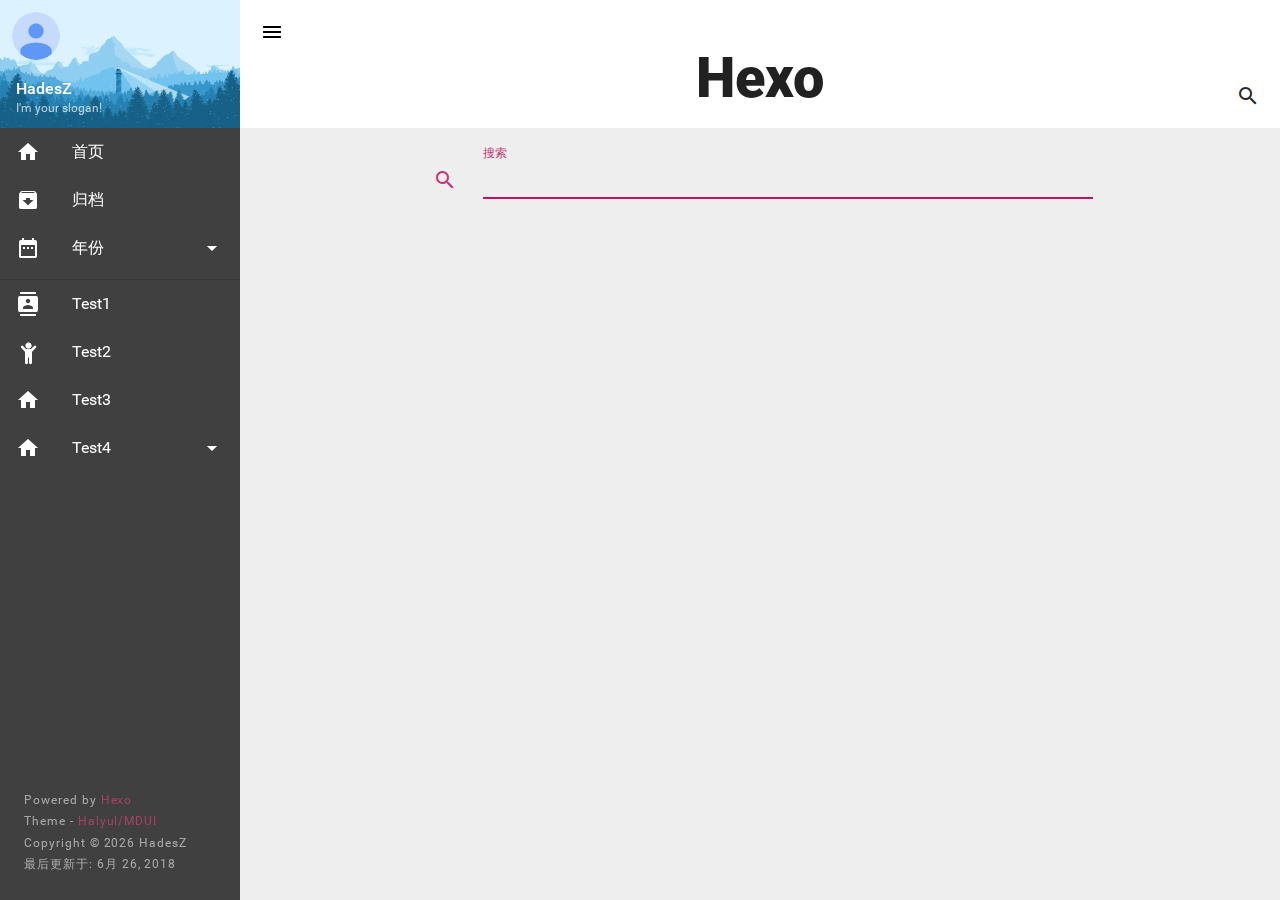
<file: search.html>
<!DOCTYPE html>
<html lang="zh">



<head>
  <script>
    window.mduiVersion = "2.0.0"
    window.oldVersion = [
     '1.4.1',
     '1.4.5',
     'unknownVersion'
    ]
    window.themeRuntime = {
      root: "/",
      scriptsMap: {},
      init: {
        status: false
      },
      commentRest: {
        status: false
      }
    };
    console.info("%cCopyright © 2017 Halyul\n"+'Theme Version: 2.0.0'+'%c\nhttps://github.com/Halyul/hexo-theme-mdui',"font-size: 14px;color: #3F51B5;","color: #448AFF;text-decoration: none");
  </script>
  <!--
        © HEXO MDUI Theme
        https://github.com/Halyul/hexo-theme-mdui
        Version: 2.0.0 -->

  <meta charset="UTF-8">
  <title>搜索 - Hexo</title>

  <!-- Favicons -->
  <link rel="icon shortcut" type="image/ico" href="/images/favicon.png">
  <link rel="icon" sizes="192x192" href="/images/favicon.png">
  <link rel="apple-touch-icon" href="/images/favicon.png">

  <!-- Meta & Info -->
  <meta http-equiv="X-UA-Compatible">
  <meta name="viewport" content="width=device-width, initial-scale=1, user-scalable=no">

  <meta name="theme-color" content="#fff">

  <meta name="author" content="HadesZ">
  
  <meta name="keywords" content="blog, hexo, mdui">

  <!--iOS -->
  <meta name="apple-mobile-web-app-title" content="Hexo">
  <meta name="apple-mobile-web-app-capable" content="yes">
  <meta name="apple-mobile-web-app-status-bar-style" content="black">
  <meta name="HandheldFriendly" content="True">
  <meta name="MobileOptimized" content="480">

  <!-- Add to homescreen for Chrome on Android -->
  <meta name="mobile-web-app-capable" content="yes">

  <!-- The Open Graph protocol -->
  <meta property="og:url" content="http://blog.zhuxiaoyi.com">
  <meta property="og:type" content="blog">
  <meta property="og:title" content="搜索 - Hexo | Hexo">
  <meta property="og:image" content="/images/favicon.png" />
  

  

  

  <!-- Import CSS -->
  
    <link rel="stylesheet" href="/css/mdui.css">
  

  

</head>


<body class="mdui-drawer-body-left mdui-theme-primary-indigo mdui-theme-accent-pink">

  <style>
    #spinner {
      display: -webkit-box;
      display: -ms-flexbox;
      display: flex;
      -webkit-box-align: center;
      -ms-flex-align: center;
          align-items: center;
      -webkit-box-pack: center;
      -ms-flex-pack: center;
          justify-content: center;
          opacity: 1;
      -webkit-transition: opacity 0.3s cubic-bezier(0, 0, 0.2, 1);
          transition: opacity 0.3s cubic-bezier(0, 0, 0.2, 1);
    }
    main {
      opacity: 0;
      -webkit-transition: opacity 0.3s cubic-bezier(0, 0, 0.2, 1);
      transition: opacity 0.3s cubic-bezier(0, 0, 0.2, 1);
      display: none;
    }
  </style>
  <div id="spinner">
    <style>
      .spinner {

      -webkit-animation: rotator 1.4s linear infinite;
              animation: rotator 1.4s linear infinite;
      }

      @-webkit-keyframes rotator {
      0% {
        -webkit-transform: rotate(0deg);
                transform: rotate(0deg);
      }
      100% {
        -webkit-transform: rotate(270deg);
                transform: rotate(270deg);
      }
      }

      @keyframes rotator {
      0% {
        -webkit-transform: rotate(0deg);
                transform: rotate(0deg);
      }
      100% {
        -webkit-transform: rotate(270deg);
                transform: rotate(270deg);
      }
      }

      .path {
      stroke-dasharray: 187;
      stroke-dashoffset: 0;
      -webkit-transform-origin: center;
              transform-origin: center;
      -webkit-animation: dash 1.4s ease-in-out infinite, colors 5.6s ease-in-out infinite;
              animation: dash 1.4s ease-in-out infinite, colors 5.6s ease-in-out infinite;
      }

      @-webkit-keyframes colors {
      0% {
        stroke: #4285F4;
      }
      25% {
        stroke: #DE3E35;
      }
      50% {
        stroke: #F7C223;
      }
      75% {
        stroke: #1B9A59;
      }
      100% {
        stroke: #4285F4;
      }
      }

      @keyframes colors {
      0% {
        stroke: #4285F4;
      }
      25% {
        stroke: #DE3E35;
      }
      50% {
        stroke: #F7C223;
      }
      75% {
        stroke: #1B9A59;
      }
      100% {
        stroke: #4285F4;
      }
      }

      @-webkit-keyframes dash {
      0% {
        stroke-dashoffset: 187;
      }
      50% {
        stroke-dashoffset: 46.75;
        -webkit-transform: rotate(135deg);
                transform: rotate(135deg);
      }
      100% {
        stroke-dashoffset: 187;
        -webkit-transform: rotate(450deg);
                transform: rotate(450deg);
      }
      }

      @keyframes dash {
      0% {
        stroke-dashoffset: 187;
      }
      50% {
        stroke-dashoffset: 46.75;
        -webkit-transform: rotate(135deg);
                transform: rotate(135deg);
      }
      100% {
        stroke-dashoffset: 187;
        -webkit-transform: rotate(450deg);
                transform: rotate(450deg);
      }
      }
    </style>
    <svg class="spinner" width="65px" height="65px" viewBox="0 0 66 66" xmlns="http://www.w3.org/2000/svg">
      <circle class="path" fill="none" stroke-width="6" stroke-linecap="round" cx="33" cy="33" r="30"></circle>
    </svg>
  </div>

  <main>
    <div class="mdui-appbar mdui-appbar-fixed mdui-color-white mdui-shadow-0 theme-appbar">
  <div class="mdui-toolbar theme-toolbar-top">
    
      <a href="/" class="mdui-btn mdui-btn-icon mdui-ripple theme-appbar__burger theme-appbar__burger--arrow">
        <i class="mdui-icon">
          <span></span>
        </i>
      </a>
    
  </div>
  <div class="mdui-toolbar theme-toolbar-bottom">
    <span class="theme-toolbar-bottom__title">Hexo</span>
    
      <a href="/search.html" class="mdui-textfield-icon mdui-btn mdui-btn-icon theme-toolbar-bottom__search">
        <i class="mdui-icon material-icons">&#xe8b6;</i>
      </a>
    
  </div>
  <div class="mdui-progress theme-appbar__progress" id="progressBar">
    <div class="mdui-progress-indeterminate"></div>
  </div>
</div>

    <div class="mdui-drawer mdui-drawer-full-height theme-drawer" id="drawer">
  <!-- header -->
  <div class="theme-drawer__header">
  <div class="theme-drawer__header__layer-1">
    <div class="mdui-toolbar theme-toolbar-top">
      
        <a href="javascript:;" class="mdui-btn mdui-btn-icon mdui-ripple theme-appbar__burger theme-appbar__burger--drawer theme-appbar__burger--arrow" id="drawer-back">
          <i class="mdui-icon">
            <span></span>
          </i>
        </a>
      
    </div>
    <div class="mdui-toolbar theme-toolbar-bottom">
      <span class="theme-toolbar-bottom__title">Hexo</span>
    </div>
  </div>
  <div class="theme-drawer__header__layer-2" style="background-image: url(/images/bg.png)">
    <img class="mdui-img-circle theme-drawer__header__layer-2__user__avatar" src="/images/avatar.png"/>
    <div class="theme-drawer__header__layer-2__user__info">
      <div class="theme-drawer__header__layer-2__user__info__author mdui-text-color-white-text">
        HadesZ
      </div>
      <div class="theme-drawer__header__layer-2__user__info__slogan mdui-text-color-white-secondary">
        I&#39;m your slogan!
      </div>
    </div>
  </div>
</div>

  <div class="theme-drawer__warpper">
    <!-- content -->
    <div class="theme-drawer__warpper__content">
  <ul class="mdui-list">
    <a href="/" class="mdui-list-item mdui-ripple mdui-ripple-white">
      <i class="mdui-list-item-icon mdui-icon material-icons">&#xe88a;</i>
      <div class="mdui-list-item-content">首页</div>
    </a>
    <a href="/archives/" class="mdui-list-item mdui-ripple mdui-ripple-white">
      <i class="mdui-list-item-icon mdui-icon material-icons">&#xe149;</i>
      <div class="mdui-list-item-content">归档</div>
    </a>
    <ul class="mdui-list mdui-collapse" mdui-collapse="{accordion: true}" mdui-collapse>
      
      
      <div class="mdui-collapse-item ">
        <div class="mdui-collapse-item-header mdui-list-item mdui-ripple mdui-ripple-white">
          <i class="mdui-list-item-icon mdui-icon material-icons">&#xe916;</i>
          <div class="mdui-list-item-content">年份</div>
          <i class="mdui-collapse-item-arrow mdui-icon material-icons">&#xe5c5;</i>
        </div>
        <div class="mdui-collapse-item-body mdui-list">
          
          
            <a href="/archives/2018/" class="mdui-list-item mdui-ripple">
              2018
            </a>
          
        </div>
      </div>
    </ul>
  </ul>
  
    <div class="mdui-divider"></div>
    <ul class="mdui-list" mdui-collapse="{accordion: true}" mdui-collapse>
      
        
          
            <a href="/friends" target="_self" class="mdui-list-item mdui-ripple mdui-ripple-white">
          
              
              
                <i class="mdui-list-item-icon mdui-icon material-icons">&#xe0ba;</i>
              
              
              <div class="mdui-list-item-content">Test1</div>
            </a>
        
      
        
          
            <a href="/apply-for-link" target="_self" class="mdui-list-item mdui-ripple mdui-ripple-white">
          
              
                <i class="mdui-list-item-icon mdui-icon fa fa-child mdui-text-center"></i>
              
              
              
              <div class="mdui-list-item-content">Test2</div>
            </a>
        
      
        
          
            <a href="/galleries" target="_self" class="mdui-list-item mdui-ripple mdui-ripple-white">
          
              
              
                <i class="mdui-list-item-icon mdui-icon material-icons">home</i>
              
              
              <div class="mdui-list-item-content">Test3</div>
            </a>
        
      
        
          <div class="mdui-collapse-item">
            <div class="mdui-collapse-item-header mdui-list-item mdui-ripple mdui-ripple-white">
              
              
                <i class="mdui-list-item-icon mdui-icon material-icons">home</i>
              
              
              <div class="mdui-list-item-content">Test4</div>
              <i class="mdui-collapse-item-arrow mdui-icon material-icons">&#xe5c5;</i>
            </div>
            <div class="mdui-collapse-item-body mdui-list">
              
                
                  <a href="/myfriends" class="mdui-list-item mdui-ripple mdui-ripple-white" target="_self">
                
                    TEST1
                  </a>
              
                
                  <a href="/timeline" class="mdui-list-item mdui-ripple mdui-ripple-white" target="_self">
                
                    TEST2
                  </a>
              
            </div>
          </div>
        
      
    </ul>
  
</div>

    <div class="theme-spacer"></div>
    <!-- footer -->
    <div class="theme-drawer__warpper__footer">
  <div class="mdui-typo mdui-typo-caption-opacity">
    Powered by <a href="http://hexo.io" target="_blank">Hexo</a>
    <br />
    Theme - <a href="//github.com/Halyul/hexo-theme-mdui" target="_blank">Halyul/MDUI</a>
    <br />
    <span>
      Copyright ©
      <span year></span>
      HadesZ
    </span>
    
    
      <br />
      <span>
        最后更新于: 6月 26, 2018
      </span>
    
    
  </div>
</div>
<script type="text/javascript">
  var copyrightNow = new Date().getFullYear();
  var textContent = document.querySelector('span[year]')
  
    textContent.textContent = copyrightNow
  
</script>

  </div>
</div>

    <div id="top"></div>

    <script src="/js/lightgallery.min.js"></script>

    <div id="barba-wrapper">
      <div class="barba-container"  data-namespace="search">
        
  <div class="theme-search">
    <div class="theme-search__textfield">
      <div class="mdui-textfield mdui-textfield-floating-label">
        <i class="mdui-icon material-icons">&#xe8b6;</i>
        <label class="mdui-textfield-label">搜索</label>
        <textarea class="mdui-textfield-input" id="search-field"></textarea>
      </div>
    </div>
    <div id="search-result">

    </div>
    <button id="index-fab" class="mdui-fab mdui-fab-fixed mdui-ripple mdui-color-theme-accent mdui-fab-hide" onclick="smoothScroll.animateScroll( 0 );">
  <i class="mdui-icon material-icons">&#xe5d8;</i>
</button>

  </div>
  <script type="text/javascript">
  themeRuntime.scriptsMap.search = [];
  (function() {
    var fabTopFlag = false;
    var fabEl = document.getElementById('index-fab');
    function fabShowHide() {
      var bodyScrolled = document.documentElement.scrollTop || document.body.scrollTop;
      if (bodyScrolled > 0 && !fabTopFlag) {
        fabEl.classList.remove('mdui-fab-hide');
        fabTopFlag = true;
      } else if (bodyScrolled === 0 && fabTopFlag) {
        fabEl.classList.add('mdui-fab-hide');
        fabTopFlag = false;
      }
    }
    fabShowHide()
    window.addEventListener('scroll', fabShowHide);
    var listener = {
      function: fabShowHide,
      event: 'scroll',
      el: window,
      removed: false
    }
    themeRuntime.scriptsMap.search.push(listener)
  })();
</script>
<script>
  var res;
  var searchFilePath = '/search.json';
  var searchFunc = function(searchFilePath) {
    'use strict';
    fetch(searchFilePath).then(function(res) {
      return res.json();
    }).then(function(datas) {
      var $input = document.getElementById("search-field");
      var $resultContent = document.getElementById("search-result");
      $input.focus();
      $input.addEventListener('input', searchResult);
      function searchResult() {
        var str = '';
        var keywords = this.value.trim().toLowerCase().split(/[\s\-]+/);
        $resultContent.innerHTML = '';
        if (this.value.trim().length <= 0) {
          return;
        }
        // perform local searching
        datas.forEach(function(data) {
          if (typeof data.title === "undefined") return
          if (typeof data.content === "undefined") return
          var isMatch = true;
          var content_index = [];
          var data_title = data.title.trim().toLowerCase();
          var data_content = data.content.trim().replace(/<[^>]+>/g, '').toLowerCase();
          var data_url = data.url;
          var index_title = -1;
          var index_content = -1;
          var first_occur = -1;
          // only match artiles with not empty titles and contents
          if (data_title !== '' && data_content !== '') {
            keywords.forEach(function(keyword, i) {
              index_title = data_title.indexOf(keyword);
              index_content = data_content.indexOf(keyword);
              if (index_title < 0 && index_content < 0) {
                isMatch = false;
              } else {
                if (index_content < 0) {
                  index_content = 0;
                }
                if (i === 0) {
                  first_occur = index_content;
                }
              }
            });
          }
          // show search results
          var position = 1;
          if (isMatch) {
            var randomPic = Math.floor(Math.random() * 44 + 1);
            str += '<div class="theme-posts"><div class="theme-posts__post"><article class="mdui-card mdui-hoverable">';
            str += '<section class="mdui-card-media theme-posts__post__media" style="background-image: url(\'/images/random/' + randomPic + '.png\' )">';
            str += '<img src="/images/random/' + randomPic + '.png" class="theme-posts__post__media__image" />';
            str += '<div class="mdui-card-media-covered theme-posts__post__media-covered"><div class="mdui-card-primary mdui-typo">';
            str += '<a href="' + data_url + '" target="_self" class="mdui-card-primary-title mdui-text-truncate">' + data_title + '</a>';

            str += '</div></div></section><section class="mdui-card-content">'
            var content = data.content.trim().replace(/<[^>]+>/g, '');
            if (first_occur >= 0) {
              // cut out characters
              var start = first_occur - 6;
              var end = first_occur + 6;
              if (start < 0) {
                start = 0;
              }
              if (start === 0) {
                end = 10;
              }
              if (end > content.length) {
                end = content.length;
              }
              var match_content = content.substr(start, end);
              // highlight all keywords
              keywords.forEach(function(keyword) {
                var regS = new RegExp(keyword, 'gi');
                match_content = match_content.replace(regS, '<strong><mark>' + keyword + '</mark></strong>');
              })
              str += '<p class="result">' + match_content + '...</p>';
            }
            str += '</section><div class="mdui-divider" style="margin: 0 16px;"></div>'

            if (typeof data.categories !== 'undefined' && typeof data.tags !== 'undefined') {
              str += '<section class="theme-posts__post__footer">'
                if (typeof data.categories !== 'undefined') {
                  if (data.categories.length === 1) {
                    data.categories.forEach(function(category) {
                      str += '<a href="' + category + '" class="theme-link--no-style">';
                      str +='<div class="mdui-chip theme-posts__post__footer__categories"><span class="mdui-chip-icon"><i class="mdui-icon material-icons mdui-text-center">&#xe86e;</i></span>';
                      str += '<span class="mdui-chip-title">' + category + '</span>';
                      str += '</div></a>';
                    })
                  } else {
                    data.categories.forEach(function(category) {
                      str += '<div class="theme-posts__post__footer__categories mdui-valign">';
                      str += '<button class="mdui-btn mdui-btn-icon mdui-btn-dense mdui-ripple" mdui-menu="{target: \'#post-categories-' + position + '\'}">'
                      str +='<i class="mdui-list-item-icon mdui-icon material-icons">&#xe86e;</i></button>';
                      str += '<ul class="mdui-menu" id="post-categories-' + position + '">';
                      str += '<li class="mdui-menu-item">'
                      str += '<a href="' + category + '" class="mdui-ripple">'
                      str += '<span>' + category + '</span>'
                      str += '</a></li></ul></div>'
                    })
                  }

                }
                if (typeof data.tags !== 'undefined') {
                  if (data.tags.length === 1) {
                    data.tags.forEach(function(tag) {
                      str += '<a href="' + tag + '" class="theme-link--no-style">';
                      str += '<div class="mdui-chip theme-posts__post__footer__tags"><span class="mdui-chip-icon"><i class="mdui-icon fa fa-tags mdui-text-center"></i></span>';
                      str += '<span class="mdui-chip-title">' + tag + '</span>';
                      str += '</div></a>';
                    })
                  } else {
                    data.tags.forEach(function(tag) {
                      str += '<div class="theme-posts__post__footer__tags mdui-valign">';
                      str += '<button class="mdui-btn mdui-btn-icon mdui-btn-dense mdui-ripple" mdui-menu="{target: \'#post-tags-' + position + '\'}">';
                      str += '<i class="mdui-list-item-icon mdui-icon fa fa-tags mdui-text-center"></i></button>';
                      str += '<ul class="mdui-menu" id="post-tags-' + position + '">';
                      str += '<li class="mdui-menu-item">';
                      str += '<a href="' + tag + '" class="mdui-ripple">';
                      str += '<span>' + tag + '</span>';
                      str += '</a></li></ul></div>';
                    })
                  }
                }
                str += '</section>'
            }

            str+= '</article></div></div>';
            position++;
          }
        });
        $resultContent.innerHTML = str;
      }
      var listener = {
        function: searchResult,
        event: 'input',
        el: $input,
        removed: false
      }
      themeRuntime.scriptsMap.search.push(listener)
    })
  }
  searchFunc(searchFilePath)
</script>



      </div>
    </div>
  </main>

  <div id="outdated" style="z-index: 9999;">
    <h6>你的浏览器已经过气辣！</h6>
    <p>赶紧升级浏览器来访问本站吧！<a id="btnUpdateBrowser" href="http://outdatedbrowser.com/">现在就去</a></p>
    <p class="last"><a href="#" id="btnCloseUpdateBrowser" title="关闭">&times;</a></p>
  </div>
  <!-- import js -->


  <script src="/js/outdatedbrowser.min.js"></script>



  
    <script src="/js/js.barba.min.js"></script>
    <script type="text/javascript">
      Barba.Utils.errorPageUrl = '/404.html';
    </script>
  


<!-- theme js -->
<script type="text/javascript">
  (function() {
    var appbarTopFlag = false;
    var appbarEl = document.querySelector('.theme-appbar');
    function appbarShadow() {
      var bodyScrolled = (document.documentElement && document.documentElement.scrollTop) || document.body.scrollTop;
      if (bodyScrolled > 0 && !appbarTopFlag) {
        appbarEl.classList.add('theme-appbar--shadow');
        appbarTopFlag = true;
      } else if (bodyScrolled === 0 && appbarTopFlag) {
        appbarEl.classList.remove('theme-appbar--shadow');
        appbarTopFlag = false;
      }
    }
    appbarShadow()
    window.addEventListener('scroll', appbarShadow);
  })();
</script>






<script type="text/javascript">
  document.querySelector('body').classList.add('theme-loaded')
</script>


</body>
</html>
</file>
<file: css/prism/darcula.min.css>
code[class*="language-"],pre[class*="language-"]{color:#a9b7c6;font-family:Consolas,Monaco,'Andale Mono',monospace;direction:ltr;text-align:left;white-space:pre;word-spacing:normal;word-break:normal;line-height:1.5;-moz-tab-size:4;-o-tab-size:4;tab-size:4;-webkit-hyphens:none;-moz-hyphens:none;-ms-hyphens:none;hyphens:none}pre[class*="language-"]::-moz-selection,pre[class*="language-"] ::-moz-selection,code[class*="language-"]::-moz-selection,code[class*="language-"] ::-moz-selection{color:inherit;background:rgba(33,66,131,.85)}pre[class*="language-"]::selection,pre[class*="language-"] ::selection,code[class*="language-"]::selection,code[class*="language-"] ::selection{color:inherit;background:rgba(33,66,131,.85)}pre[class*="language-"]{padding:1em;margin:.5em 0;overflow:auto}:not(pre)>code[class*="language-"],pre[class*="language-"]{background:#2b2b2b}:not(pre)>code[class*="language-"]{padding:.1em;border-radius:.3em}.token.comment,.token.prolog,.token.cdata{color:gray}.token.delimiter,.token.boolean,.token.keyword,.token.selector,.token.important,.token.atrule{color:#cc7832}.token.operator,.token.punctuation,.token.attr-name{color:#a9b7c6}.token.tag,.token.tag .punctuation,.token.doctype,.token.builtin{color:#e8bf6a}.token.entity,.token.number,.token.symbol{color:#6897bb}.token.property,.token.constant,.token.variable{color:#9876aa}.token.string,.token.char{color:#6a8759}.token.attr-value,.token.attr-value .punctuation{color:#a5c261}.token.attr-value .punctuation:first-child{color:#a9b7c6}.token.url{color:#287bde;text-decoration:underline}.token.function{color:#ffc66d}.token.regex{background:#364135}.token.bold{font-weight:bold}.token.italic{font-style:italic}.token.inserted{background:#294436}.token.deleted{background:#484a4a}code.language-css .token.property,code.language-css .token.property+.token.punctuation{color:#a9b7c6}code.language-css .token.id{color:#ffc66d}code.language-css .token.selector>.token.class,code.language-css .token.selector>.token.attribute,code.language-css .token.selector>.token.pseudo-class,code.language-css .token.selector>.token.pseudo-element{color:#ffc66d}
</file>
<file: css/prism/line-number.min.css>
pre.line-numbers{position:relative;padding-left:3.8em;counter-reset:linenumber}pre.line-numbers>code{position:relative}.line-numbers .line-numbers-rows{position:absolute;pointer-events:none;top:0;font-size:100%;left:-3.8em;width:3em;letter-spacing:-1px;border-right:1px solid #999;-webkit-user-select:none;-moz-user-select:none;-ms-user-select:none;user-select:none}.line-numbers-rows>span{pointer-events:none;display:block;counter-increment:linenumber}.line-numbers-rows>span:before{content:counter(linenumber);color:#999;display:block;padding-right:.8em;text-align:right}
</file>
